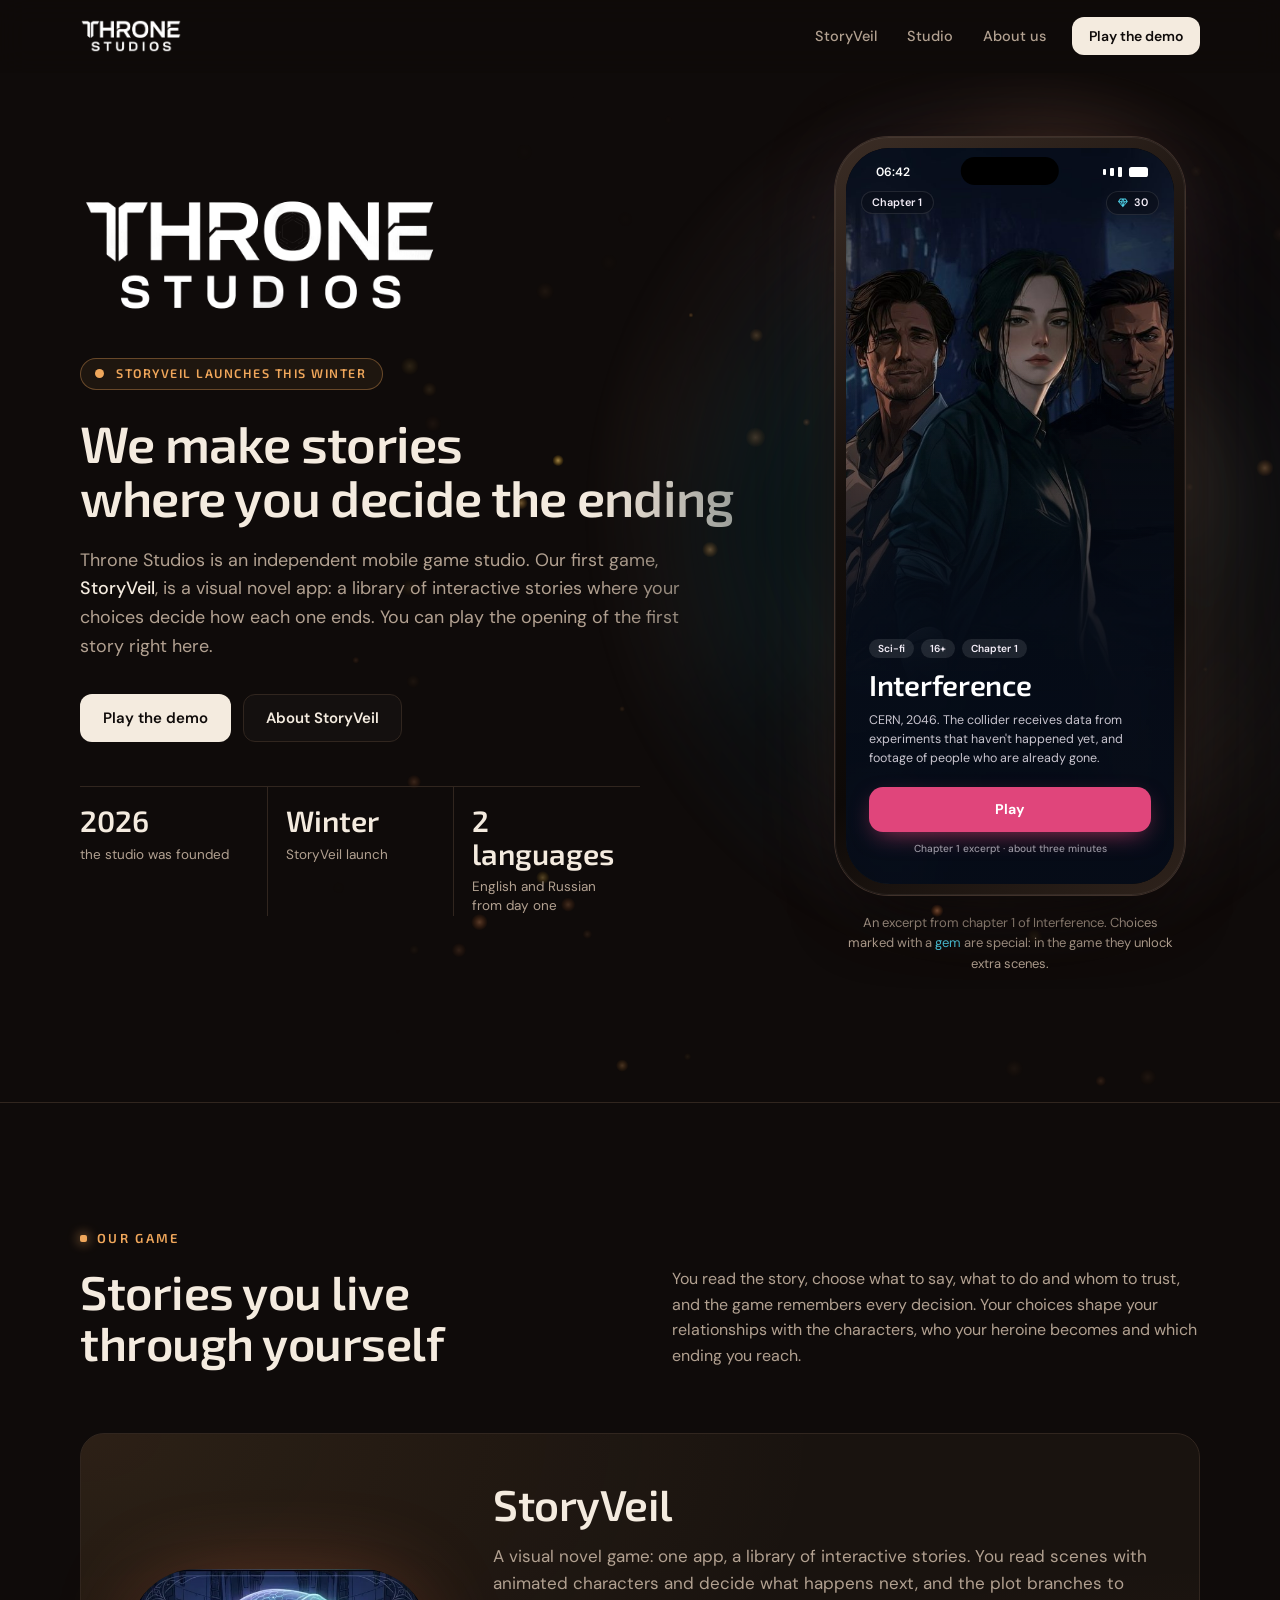
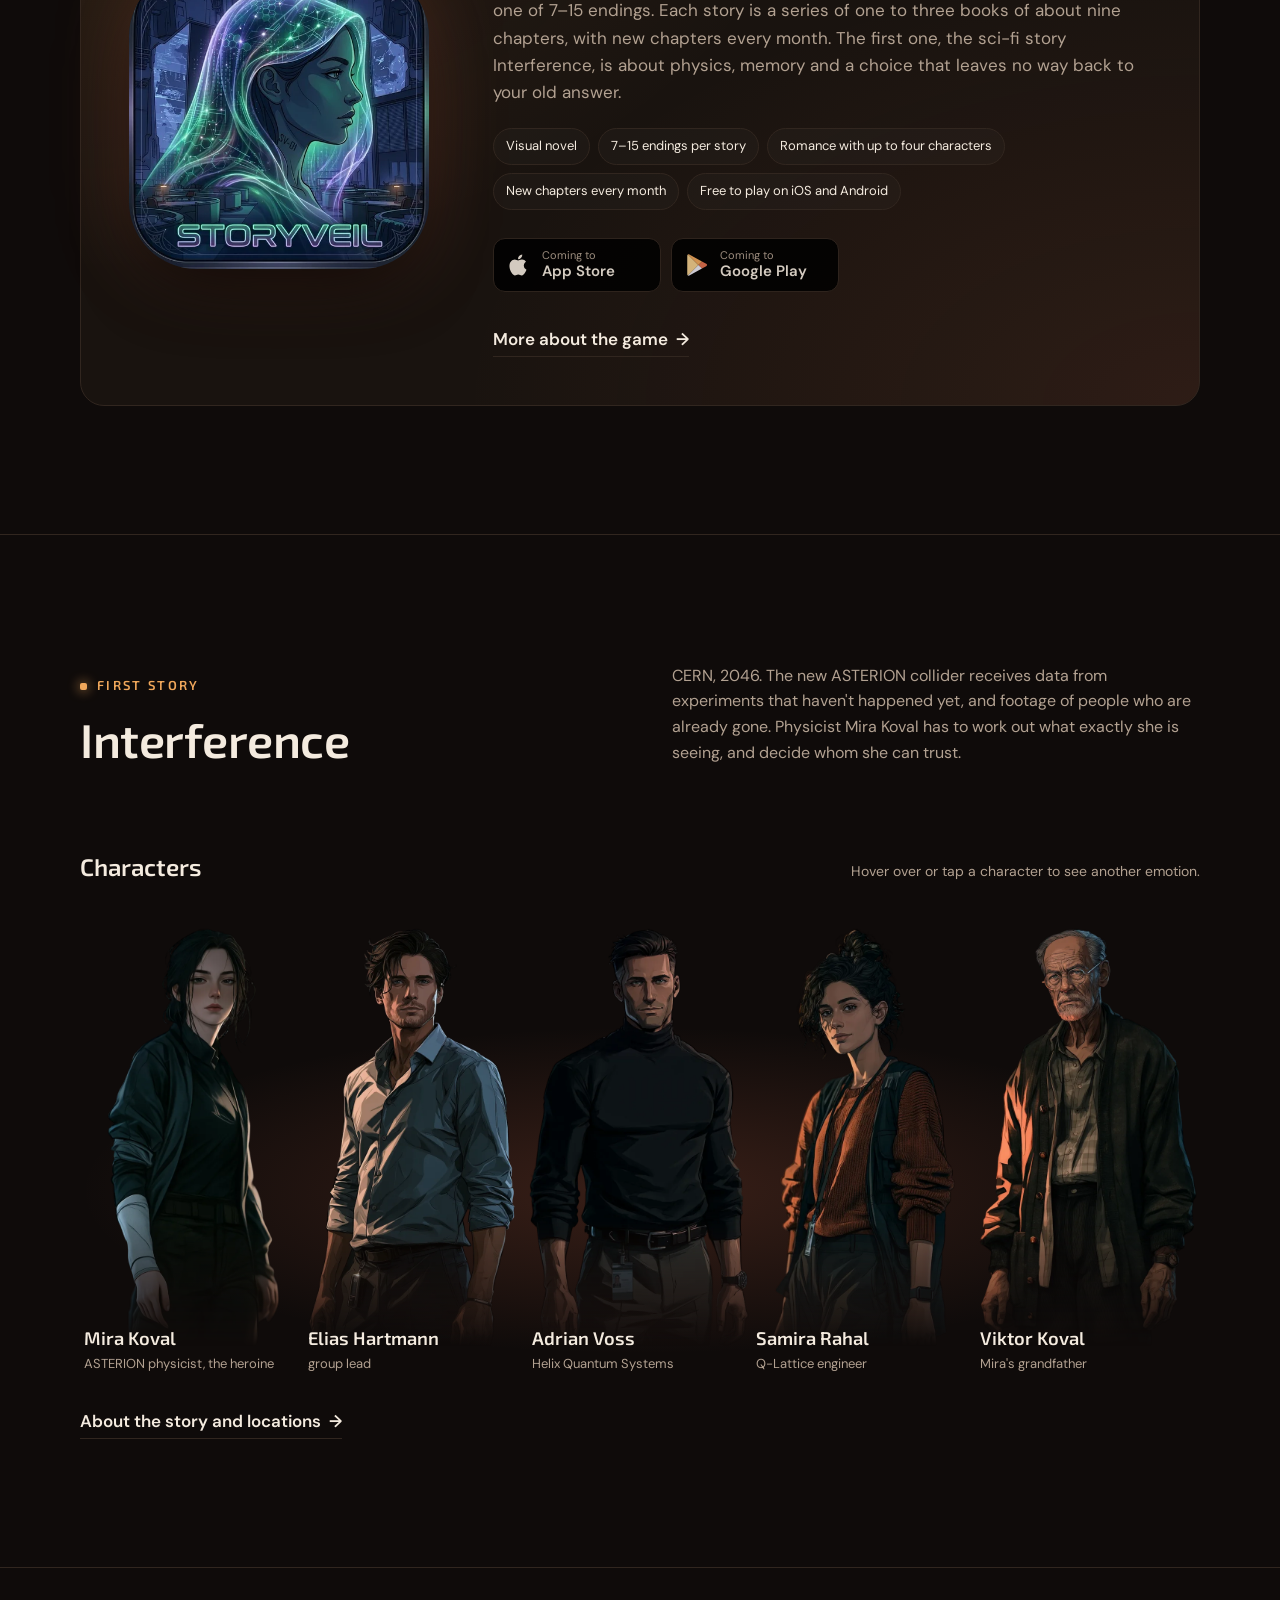
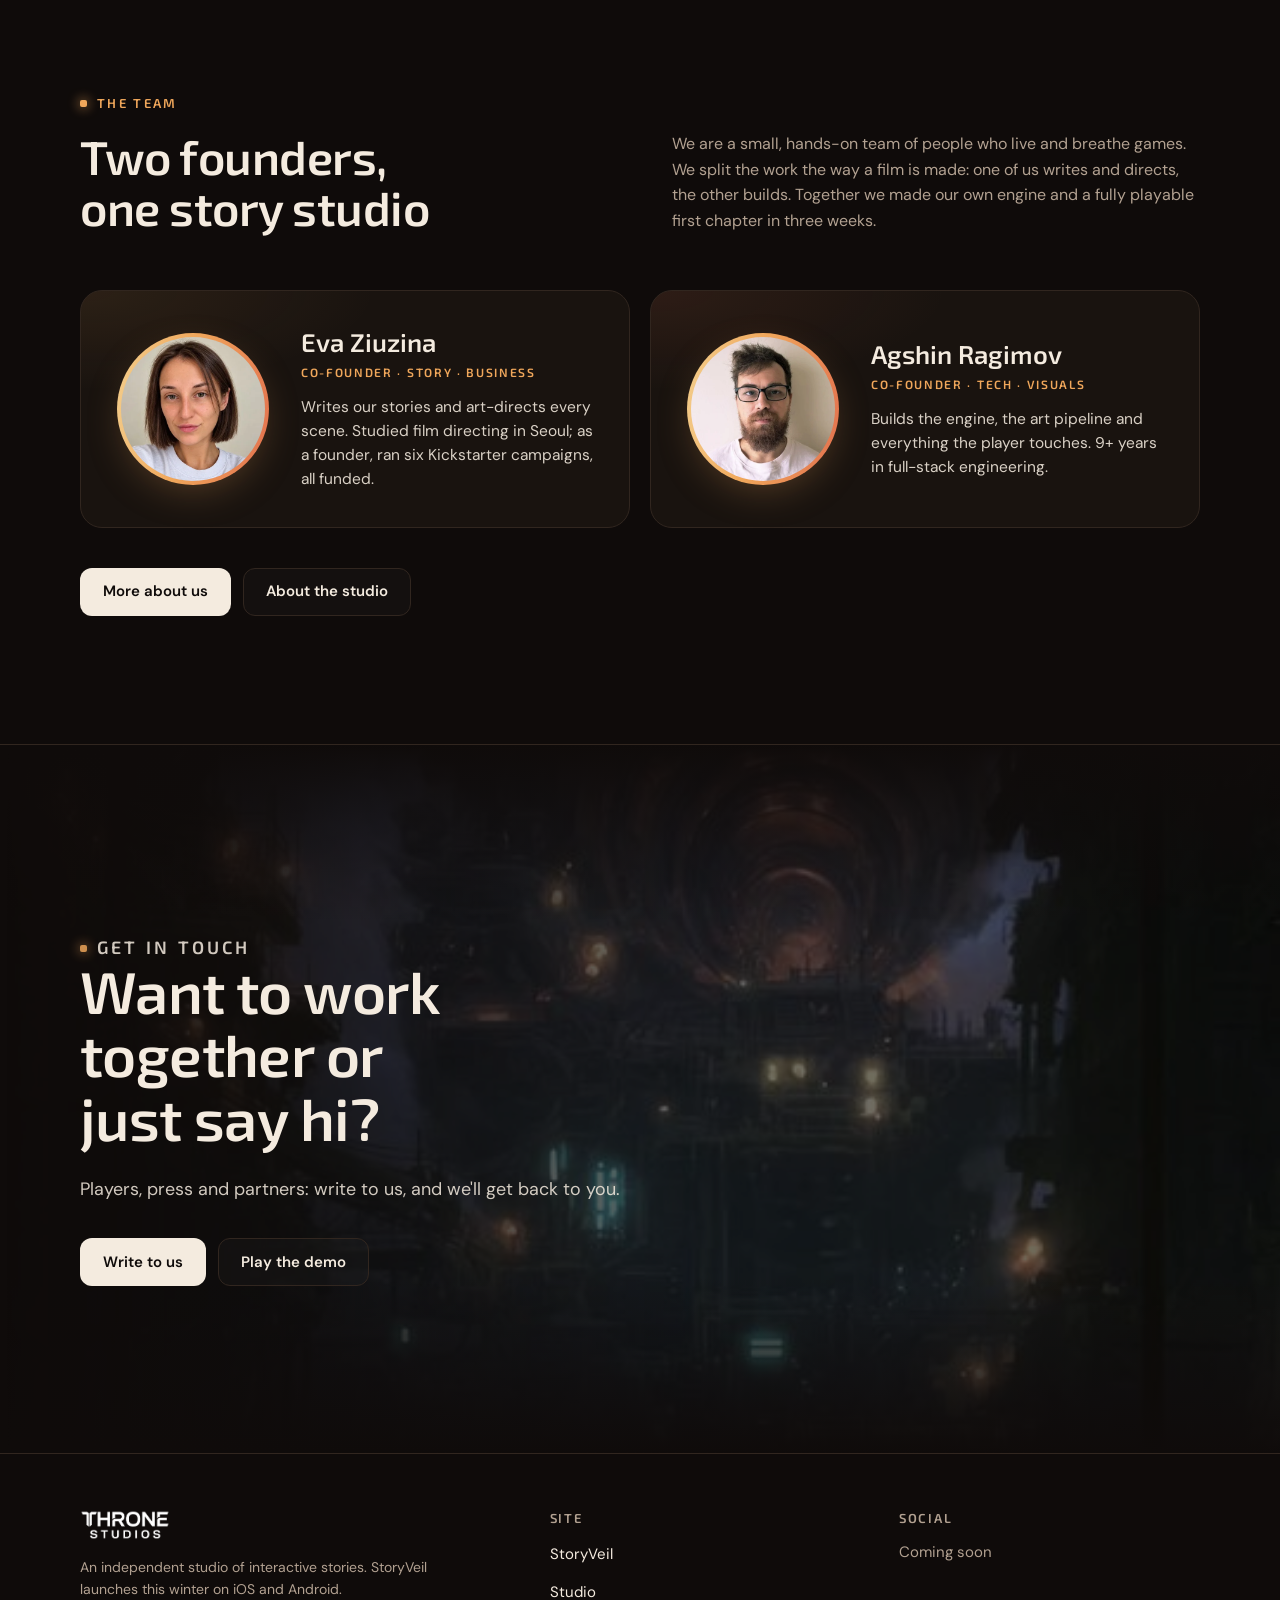
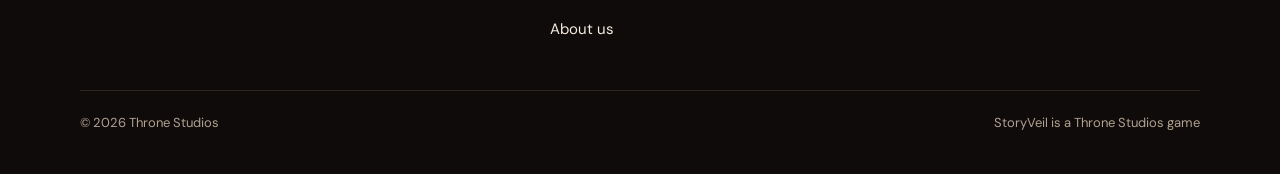
<file: index.html>
<!doctype html>
<html lang="en">
<head>
<meta charset="utf-8">
<meta name="viewport" content="width=device-width, initial-scale=1, viewport-fit=cover">
<title>Throne Studios — interactive story games</title>
<meta name="description" content="Throne Studios makes mobile interactive story games. Our first game, StoryVeil, launches this winter on iOS and Android. Play the opening of the first story right on the site.">
<meta property="og:type" content="website">
<meta property="og:site_name" content="Throne Studios">
<meta property="og:title" content="Throne Studios — interactive story games">
<meta property="og:description" content="The studio's first game, StoryVeil, launches this winter. Play the opening of Interference right in your browser.">
<meta property="og:url" content="https://thronestudios.ink/">
<meta property="og:image" content="https://thronestudios.ink/assets/og.jpg">
<meta name="twitter:card" content="summary_large_image">
<meta name="theme-color" content="#0f0b0a">
<link rel="icon" type="image/png" sizes="32x32" href="assets/brand/favicon-32.png">
<link rel="icon" type="image/png" sizes="64x64" href="assets/brand/favicon-64.png">
<link rel="apple-touch-icon" href="assets/brand/apple-touch-icon.png">
<link rel="preconnect" href="https://fonts.googleapis.com">
<link rel="preconnect" href="https://fonts.gstatic.com" crossorigin>
<link rel="stylesheet" href="https://fonts.googleapis.com/css2?family=DM+Sans:ital,opsz,wght@0,9..40,400..800;1,9..40,400..700&family=Exo+2:wght@500..800&display=swap">
<link rel="stylesheet" href="assets/css/site.css?v=9">
</head>
<body>
<a class="skip" href="#main">Skip to content</a>

<header class="site-head">
  <div class="wrap">
    <a class="brand" href="./" aria-label="Throne Studios — home"><img src="assets/brand/throne-studios-sm.png" alt="Throne Studios" width="455" height="152"></a>
    <button class="menu-btn" type="button" aria-expanded="false" aria-controls="nav" aria-label="Menu"><span></span></button>
    <nav class="nav" id="nav" aria-label="Main menu">
      <a href="storyveil/">StoryVeil</a>
      <a href="studio/">Studio</a>
      <a href="about/">About us</a>
      <a class="btn primary" href="#play" data-play>Play the demo</a>
    </nav>
  </div>
</header>

<main id="main">
<!-- ═══════════════ Hero ═══════════════ -->
<section class="hero" aria-labelledby="hero-title">
  <canvas id="motes" aria-hidden="true"></canvas>
  <div class="wrap hero-grid">
    <div>
      <img class="hero-logo" src="assets/brand/throne-studios.png" alt="Throne Studios" width="910" height="304">
      <p class="pill"><span class="live" aria-hidden="true"></span>StoryVeil launches this winter</p>
      <h1 id="hero-title">We make stories<br class="br-wide"> where you decide the&nbsp;ending</h1>
      <p class="lead">Throne Studios is an independent mobile game studio. Our first game, <strong>StoryVeil</strong>, is a visual novel app: a library of interactive stories where your choices decide how each one ends. You can play the opening of the first story right here.</p>
      <div class="actions">
        <a class="btn primary" href="#play" data-play>Play the demo</a>
        <a class="btn ghost" href="storyveil/">About StoryVeil</a>
      </div>
      <ul class="facts">
        <li><b>2026</b><span>the studio was founded</span></li>
        <li><b>Winter</b><span>StoryVeil launch</span></li>
        <li><b>2 languages</b><span>English and Russian from day one</span></li>
      </ul>
    </div>

    <div class="device-col" id="play">
      <div data-player></div>
      <p class="device-note">An excerpt from chapter 1 of Interference. Choices marked with a <i>gem</i> are special: in the game they unlock extra scenes.</p>
    </div>
  </div>
</section>

<!-- ═══════════════ Game ═══════════════ -->
<section aria-labelledby="game-title">
  <div class="wrap">
    <div class="head-row">
      <div>
        <p class="eyebrow">Our game</p>
        <h2 id="game-title">Stories you live through yourself</h2>
      </div>
      <p class="lead">You read the story, choose what to say, what to do and whom to trust, and the game remembers every decision. Your choices shape your relationships with the characters, who your heroine becomes and which ending you reach.</p>
    </div>

    <div class="game-card">
      <img class="app-icon" src="assets/brand/storyveil-icon.webp" alt="StoryVeil app icon" width="512" height="512" loading="lazy">
      <div>
        <h3>StoryVeil</h3>
        <p>A visual novel game: one app, a library of interactive stories. You read scenes with animated characters and decide what happens next, and the plot branches to one of 7–15 endings. Each story is a series of one to three books of about nine chapters, with new chapters every month. The first one, the sci-fi story Interference, is about physics, memory and a choice that leaves no way back to your old answer.</p>
        <ul class="tags">
          <li>Visual novel</li>
          <li>7–15 endings per story</li>
          <li>Romance with up to four characters</li>
          <li>New chapters every month</li>
          <li>Free to play on iOS and Android</li>
        </ul>
        <ul class="stores" aria-label="App stores">
          <li><span class="store soon"><svg viewBox="0 0 24 24" aria-hidden="true"><path fill="currentColor" d="M16.4 12.6c0-2.4 2-3.6 2.1-3.7a4.6 4.6 0 0 0-3.6-1.9c-1.5-.2-3 .9-3.7.9-.8 0-2-.9-3.2-.9a4.8 4.8 0 0 0-4 2.5c-1.7 3-.4 7.3 1.2 9.7.8 1.2 1.8 2.5 3 2.4 1.2 0 1.7-.8 3.1-.8 1.5 0 1.9.8 3.2.8 1.3 0 2.2-1.2 3-2.4a10 10 0 0 0 1.4-2.8 4.3 4.3 0 0 1-2.5-3.8ZM14 5.4a4.3 4.3 0 0 0 1-3.2 4.5 4.5 0 0 0-2.9 1.5 4.2 4.2 0 0 0-1 3.1A3.7 3.7 0 0 0 14 5.4Z"/></svg><span><small>Coming to</small><b>App Store</b></span></span></li>
          <li><span class="store soon"><svg viewBox="0 0 24 24" aria-hidden="true"><path fill="#f3cf8e" d="M3.6 2.3 13.3 12l-9.7 9.7c-.4-.2-.6-.6-.6-1.1V3.4c0-.5.2-.9.6-1.1Z"/><path fill="#e2704e" d="m16.6 15.3-3.3-3.3 3.3-3.3 3.9 2.2c1.1.6 1.1 1.6 0 2.2l-3.9 2.2Z"/><path fill="#f0a75b" d="M16.6 8.7 13.3 12 3.6 2.3c.3-.2.8-.2 1.3.1l11.7 6.3Z"/><path fill="#eceaf4" d="M16.6 15.3 4.9 21.6c-.5.3-1 .3-1.3.1l9.7-9.7 3.3 3.3Z"/></svg><span><small>Coming to</small><b>Google Play</b></span></span></li>
        </ul>
        <div class="actions"><a class="link-arrow" href="storyveil/">More about the game</a></div>
      </div>
    </div>
  </div>
</section>

<!-- ═══════════════ First story ═══════════════ -->
<section aria-labelledby="story-title">
  <div class="wrap">
    <div class="head-row">
      <div>
        <p class="eyebrow">First story</p>
        <h2 id="story-title">Interference</h2>
      </div>
      <p class="lead">CERN, 2046. The new ASTERION collider receives data from experiments that haven't happened yet, and footage of people who are already gone. Physicist Mira Koval has to work out what exactly she is seeing, and decide whom she can trust.</p>
    </div>

    <div class="sub-head">
      <h3>Characters</h3>
      <p>Hover over or tap a character to see another emotion.</p>
    </div>
    <ul class="cast">
      <li data-a="neutral" data-b="amused"><div class="fig-wrap"><img loading="lazy" alt="Mira Koval" src="assets/chars/hero_neutral.webp"></div><div class="who"><b>Mira Koval</b><span>ASTERION physicist, the heroine</span></div></li>
      <li data-a="neutral" data-b="amused"><div class="fig-wrap"><img loading="lazy" alt="Elias Hartmann" src="assets/chars/elias_neutral.webp"></div><div class="who"><b>Elias Hartmann</b><span>group lead</span></div></li>
      <li data-a="neutral" data-b="amused"><div class="fig-wrap"><img loading="lazy" alt="Adrian Voss" src="assets/chars/adrian_neutral.webp"></div><div class="who"><b>Adrian Voss</b><span>Helix Quantum Systems</span></div></li>
      <li data-a="neutral" data-b="amused"><div class="fig-wrap"><img loading="lazy" alt="Samira Rahal" src="assets/chars/samira_neutral.webp"></div><div class="who"><b>Samira Rahal</b><span>Q-Lattice engineer</span></div></li>
      <li data-a="thoughtful" data-b="smile"><div class="fig-wrap"><img loading="lazy" alt="Viktor Koval" src="assets/chars/viktor_thoughtful.webp"></div><div class="who"><b>Viktor Koval</b><span>Mira's grandfather</span></div></li>
    </ul>
    <div class="actions"><a class="link-arrow" href="storyveil/#story">About the story and locations</a></div>
  </div>
</section>

<!-- ═══════════════ Team ═══════════════ -->
<section class="team" aria-labelledby="team-title">
  <div class="wrap">
    <div class="head-row">
      <div>
        <p class="eyebrow">The team</p>
        <h2 id="team-title">Two founders, one story studio</h2>
      </div>
      <p class="lead">We are a small, hands-on team of people who live and breathe games. We split the work the way a film is made: one of us writes and directs, the other builds. Together we made our own engine and a fully playable first chapter in three weeks.</p>
    </div>

    <ul class="members">
      <li class="member">
        <img class="member-photo" src="assets/team/eva.webp" alt="Evelina (Eva) Ziuzina" width="480" height="480" loading="lazy">
        <div>
          <h3>Eva Ziuzina</h3>
          <p class="member-role">Co-founder · Story · Business</p>
          <p>Writes our stories and art-directs every scene. Studied film directing in Seoul; as a founder, ran six Kickstarter campaigns, all funded.</p>
        </div>
      </li>
      <li class="member">
        <img class="member-photo" src="assets/team/agshin.webp" alt="Agshin Ragimov" width="480" height="480" loading="lazy">
        <div>
          <h3>Agshin Ragimov</h3>
          <p class="member-role">Co-founder · Tech · Visuals</p>
          <p>Builds the engine, the art pipeline and everything the player touches. 9+ years in full-stack engineering.</p>
        </div>
      </li>
    </ul>

    <div class="actions"><a class="btn primary" href="about/">More about us</a><a class="btn ghost" href="studio/">About the studio</a></div>
  </div>
</section>

<!-- ═══════════════ Finale ═══════════════ -->
<section class="finale" aria-labelledby="finale-title">
  <div class="finale-bg" aria-hidden="true" style="background-image: url('assets/bg/detector_cavern.jpg')"></div>
  <div class="wrap">
    <p class="eyebrow">Get in touch</p>
    <h2 id="finale-title">Want to work together or just say hi?</h2>
    <p>Players, press and partners: write to us, and we'll get back to you.</p>
    <div class="actions"><a class="btn primary" href="about/" data-mailto>Write to us</a><a class="btn ghost" href="#play" data-play>Play the demo</a></div>
  </div>
</section>
</main>

<footer class="site-foot">
  <div class="wrap">
    <div class="foot-grid">
      <div>
        <img src="assets/brand/throne-studios-sm.png" alt="Throne Studios" width="455" height="152" loading="lazy">
        <p>An independent studio of interactive stories. StoryVeil launches this winter on iOS and Android.</p>
      </div>
      <div>
        <h2>Site</h2>
        <ul>
          <li><a href="storyveil/">StoryVeil</a></li>
          <li><a href="studio/">Studio</a></li>
          <li><a href="about/">About us</a></li>
        </ul>
      </div>
      <div>
        <h2>Social</h2>
        <ul data-socials="footer"><li class="muted">Coming soon</li></ul>
      </div>
    </div>
    <div class="foot-base">
      <span>© 2026 Throne Studios</span>
      <span>StoryVeil is a Throne Studios game</span>
    </div>
  </div>
</footer>

<script src="assets/js/site.js?v=8"></script>
<script src="assets/js/story.en.js?v=6"></script>
<script src="assets/js/player.js?v=6"></script>
</body>
</html>
</file>
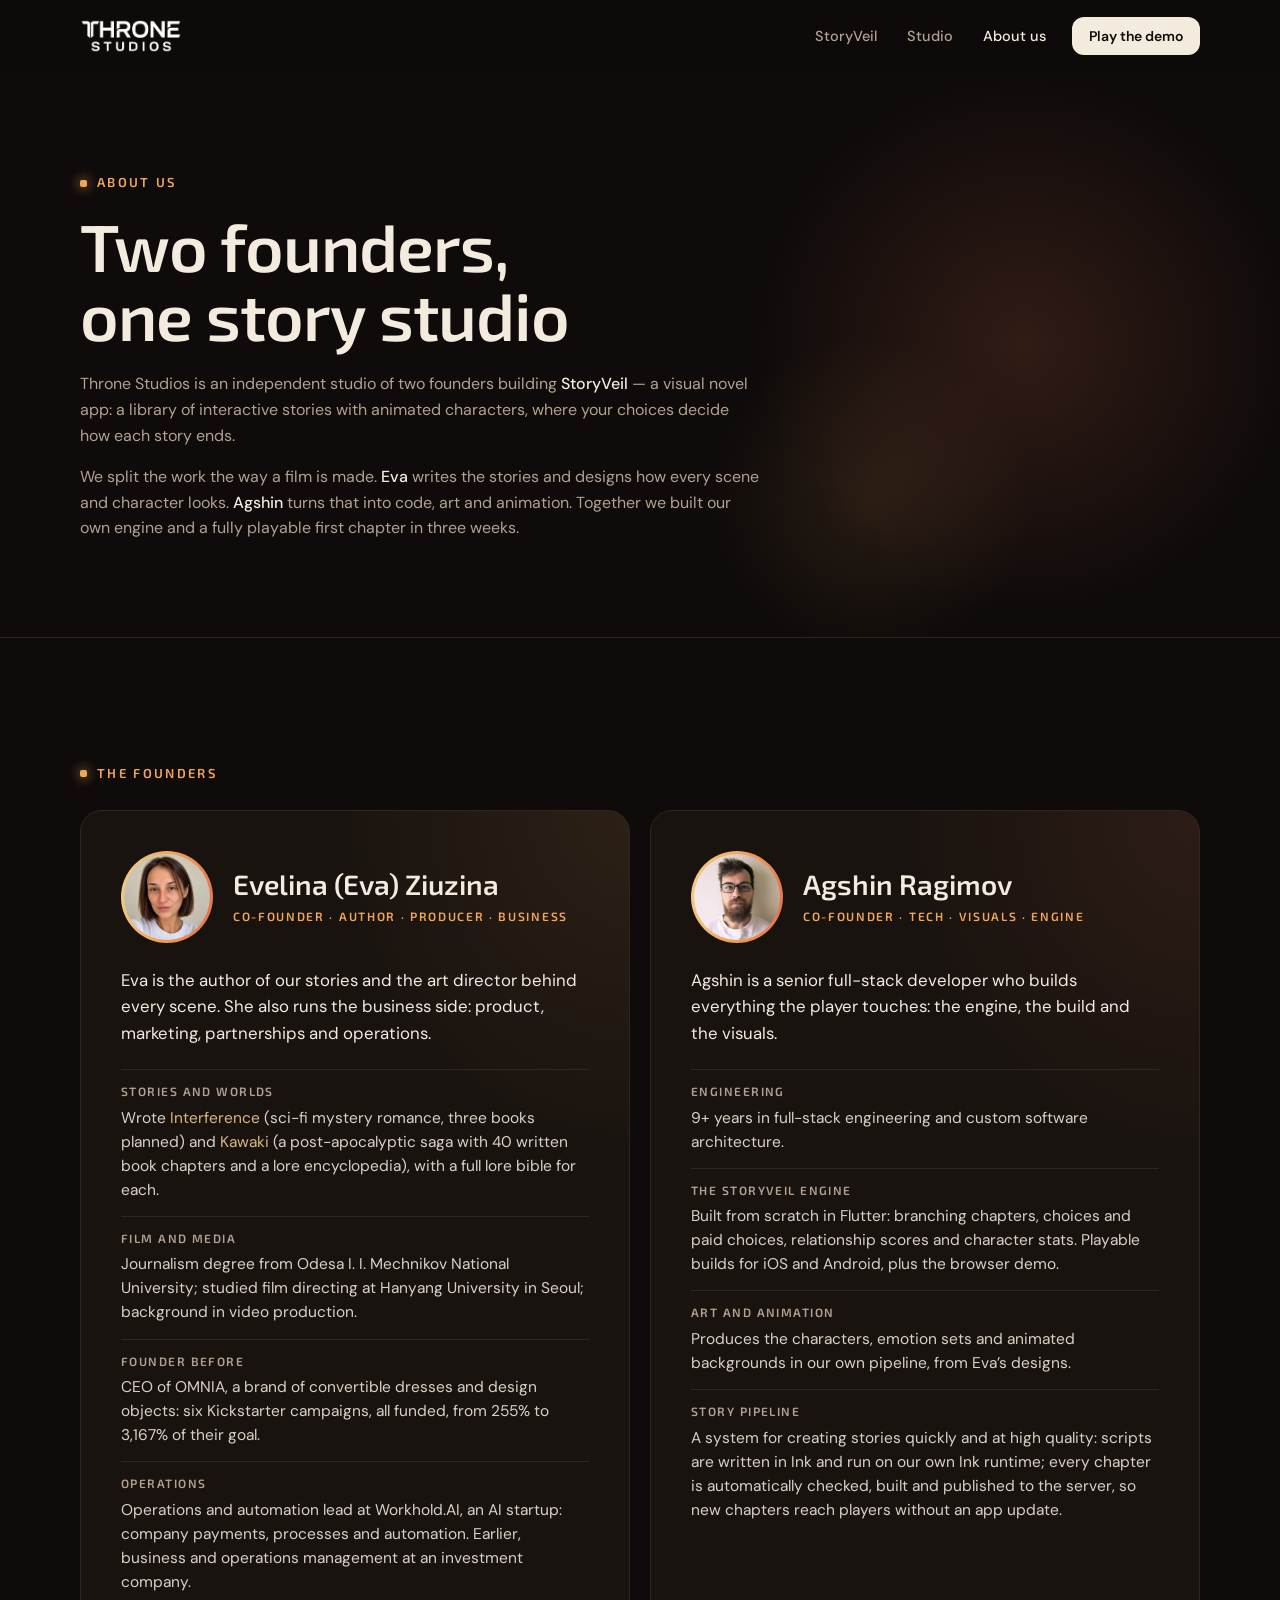
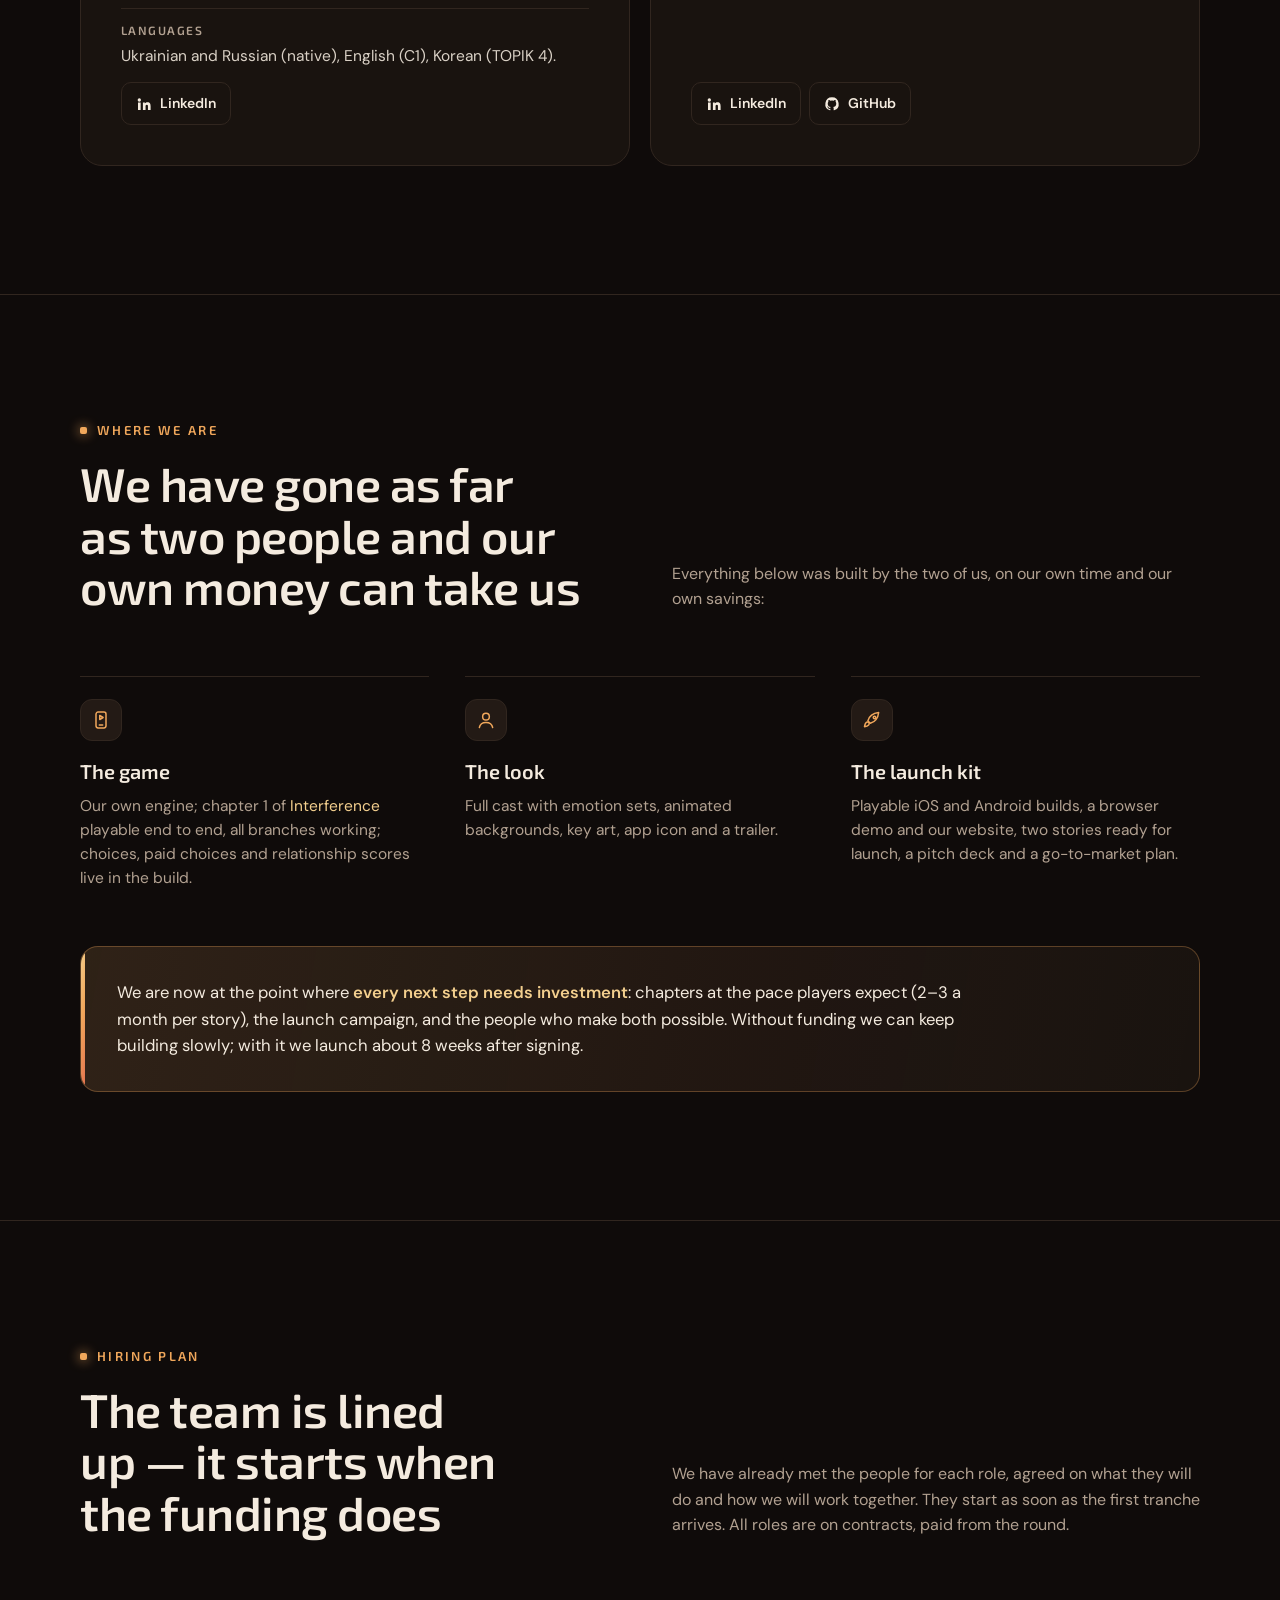
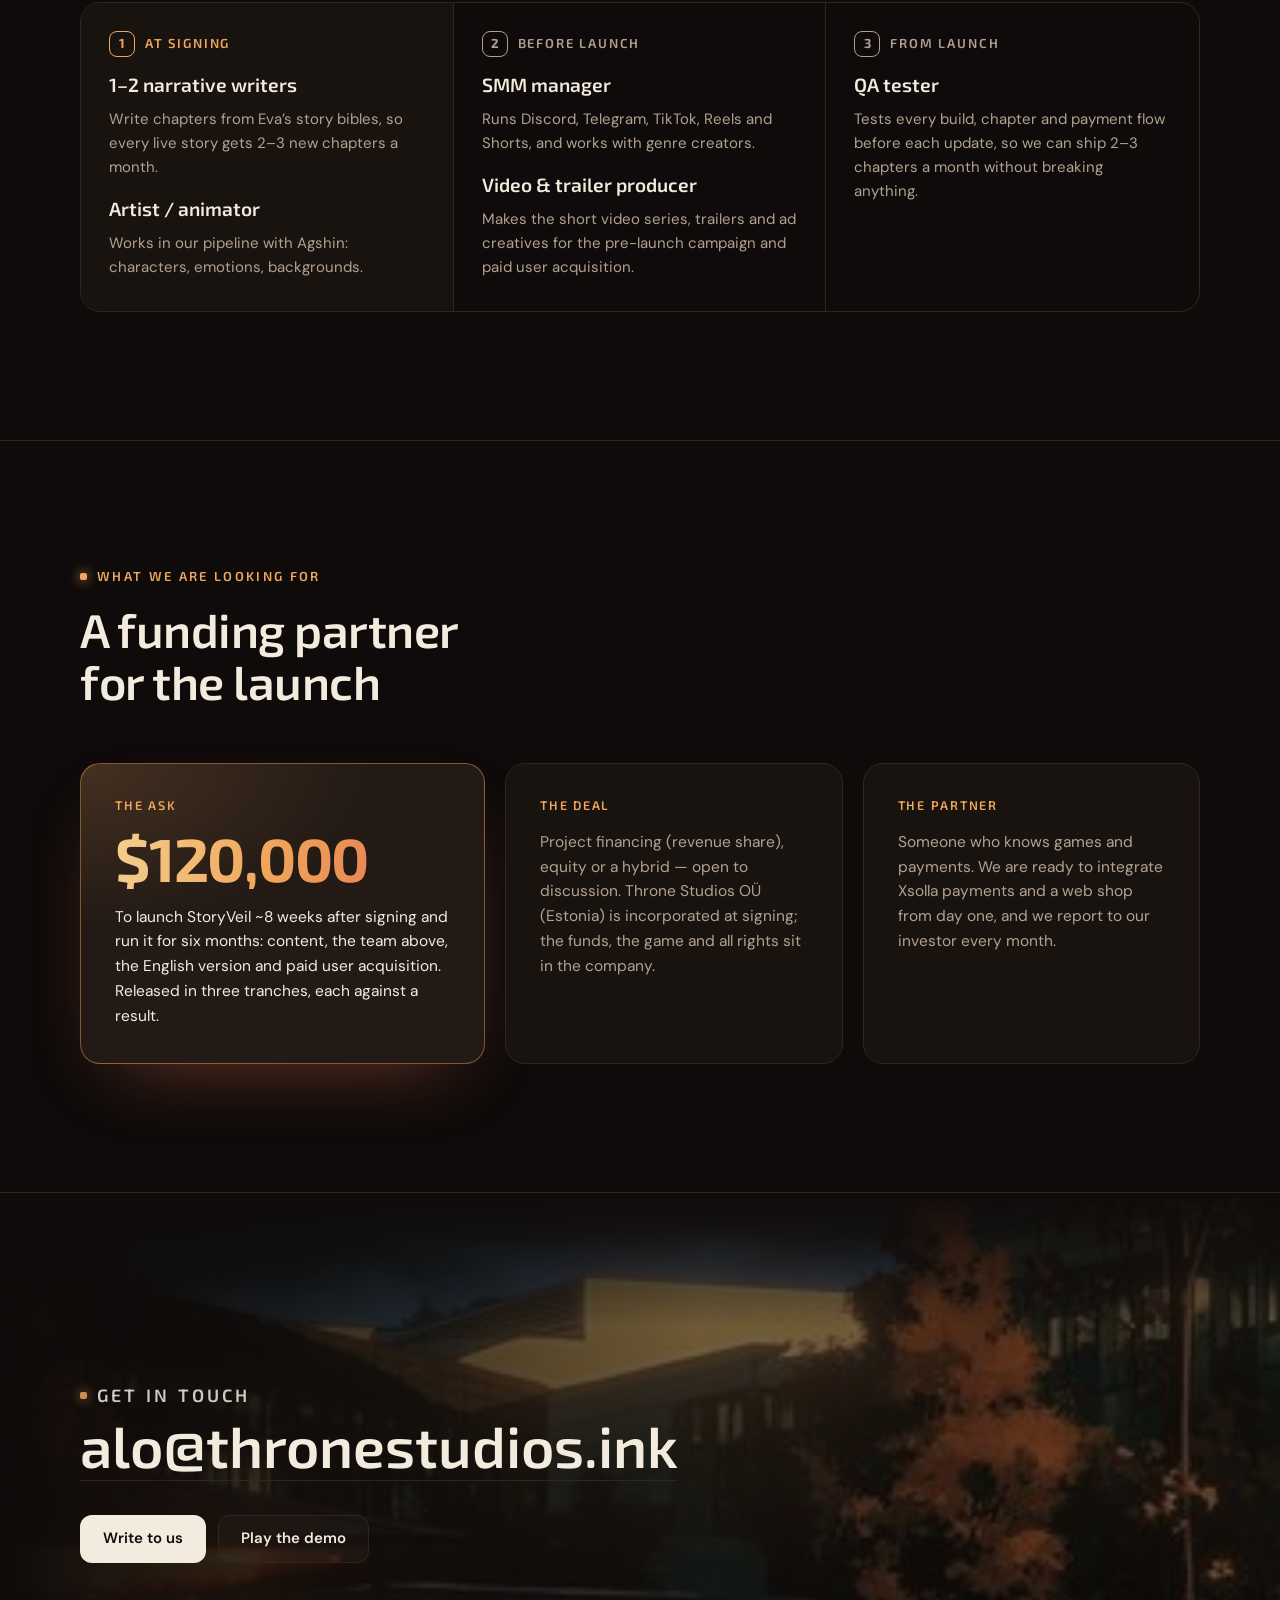
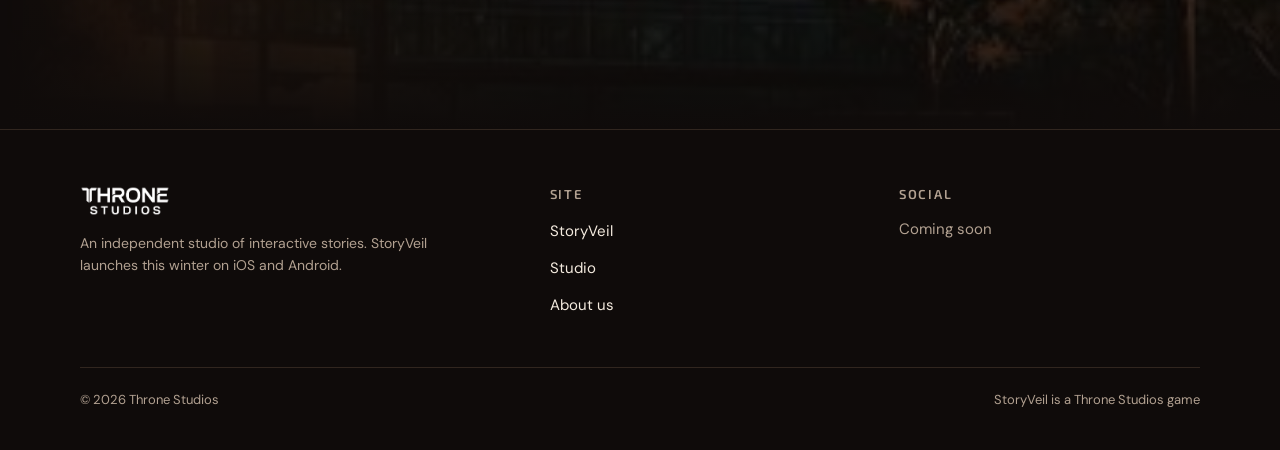
<file: about/index.html>
<!doctype html>
<html lang="en">
<head>
<meta charset="utf-8">
<meta name="viewport" content="width=device-width, initial-scale=1, viewport-fit=cover">
<title>About us · Throne Studios</title>
<meta name="description" content="Throne Studios is an independent studio of two founders building StoryVeil — a visual novel app: a library of interactive stories with animated characters, where your choices decide how each story ends.">
<meta property="og:type" content="website">
<meta property="og:site_name" content="Throne Studios">
<meta property="og:title" content="About Throne Studios">
<meta property="og:description" content="Two founders, one story studio.">
<meta property="og:url" content="https://thronestudios.ink/about/">
<meta property="og:image" content="https://thronestudios.ink/assets/og.jpg">
<meta name="twitter:card" content="summary_large_image">
<meta name="theme-color" content="#0f0b0a">
<link rel="icon" type="image/png" sizes="32x32" href="../assets/brand/favicon-32.png">
<link rel="icon" type="image/png" sizes="64x64" href="../assets/brand/favicon-64.png">
<link rel="apple-touch-icon" href="../assets/brand/apple-touch-icon.png">
<link rel="preconnect" href="https://fonts.googleapis.com">
<link rel="preconnect" href="https://fonts.gstatic.com" crossorigin>
<link rel="stylesheet" href="https://fonts.googleapis.com/css2?family=DM+Sans:ital,opsz,wght@0,9..40,400..800;1,9..40,400..700&family=Exo+2:wght@500..800&display=swap">
<link rel="stylesheet" href="../assets/css/site.css?v=9">
</head>
<body>
<a class="skip" href="#main">Skip to content</a>

<header class="site-head">
  <div class="wrap">
    <a class="brand" href="../" aria-label="Throne Studios — home"><img src="../assets/brand/throne-studios-sm.png" alt="Throne Studios" width="455" height="152"></a>
    <button class="menu-btn" type="button" aria-expanded="false" aria-controls="nav" aria-label="Menu"><span></span></button>
    <nav class="nav" id="nav" aria-label="Main menu">
      <a href="../storyveil/">StoryVeil</a>
      <a href="../studio/">Studio</a>
      <a href="./" aria-current="page">About us</a>
      <a class="btn primary" href="../storyveil/#play">Play the demo</a>
    </nav>
  </div>
</header>

<main id="main">
<section class="page-hero about-hero" aria-labelledby="hero-title">
  <div class="glow" aria-hidden="true"></div>
  <div class="wrap">
    <p class="eyebrow">About us</p>
    <h1 id="hero-title">Two founders, one story studio</h1>
    <p class="lead">Throne Studios is an independent studio of two founders building <strong>StoryVeil</strong> — a visual novel app: a library of interactive stories with animated characters, where your choices decide how each story ends.</p>
    <p class="lead">We split the work the way a film is made. <strong>Eva</strong> writes the stories and designs how every scene and character looks. <strong>Agshin</strong> turns that into code, art and animation. Together we built our own engine and a fully playable first chapter in three weeks.</p>
  </div>
</section>

<!-- ═══════════════ Founders ═══════════════ -->
<section aria-label="The founders">
  <div class="wrap">
    <p class="eyebrow">The founders</p>
    <div class="founders">
      <article class="founder" id="eva" aria-labelledby="eva-name">
        <header class="founder-head">
          <img class="founder-photo" src="../assets/team/eva.webp" alt="Evelina Ziuzina" width="480" height="480" loading="lazy">
          <div>
            <h3 id="eva-name">Evelina (Eva) Ziuzina</h3>
            <p class="founder-role">Co-founder · Author · Producer · Business</p>
          </div>
        </header>
        <p class="founder-intro">Eva is the author of our stories and the art director behind every scene. She also runs the business side: product, marketing, partnerships and operations.</p>
        <dl class="founder-facts">
          <div><dt>Stories and worlds</dt><dd>Wrote <em>Interference</em> (sci-fi mystery romance, three books planned) and <em>Kawaki</em> (a post-apocalyptic saga with 40 written book chapters and a lore encyclopedia), with a full lore bible for each.</dd></div>
          <div><dt>Film and media</dt><dd>Journalism degree from Odesa I. I. Mechnikov National University; studied film directing at Hanyang University in Seoul; background in video production.</dd></div>
          <div><dt>Founder before</dt><dd>CEO of OMNIA, a brand of convertible dresses and design objects: six Kickstarter campaigns, all funded, from 255% to 3,167% of their goal.</dd></div>
          <div><dt>Operations</dt><dd>Operations and automation lead at Workhold.AI, an AI startup: company payments, processes and automation. Earlier, business and operations management at an investment company.</dd></div>
          <div><dt>Languages</dt><dd>Ukrainian and Russian (native), English (C1), Korean (TOPIK 4).</dd></div>
        </dl>
        <ul class="founder-links">
          <li><a href="https://www.linkedin.com/in/evelina-ziuzina-b05bb6178" target="_blank" rel="noopener"><svg viewBox="0 0 24 24" aria-hidden="true"><path fill="currentColor" d="M4.98 3.5a2.5 2.5 0 1 1 0 5 2.5 2.5 0 0 1 0-5ZM3 9.75h4V21H3V9.75Zm6.5 0h3.8v1.6h.05c.53-1 1.84-2.05 3.78-2.05 4.04 0 4.79 2.66 4.79 6.12V21h-4v-4.98c0-1.19-.02-2.72-1.66-2.72-1.66 0-1.91 1.3-1.91 2.63V21h-4V9.75Z"/></svg>LinkedIn</a></li>
        </ul>
      </article>

      <article class="founder" id="agshin" aria-labelledby="agshin-name">
        <header class="founder-head">
          <img class="founder-photo" src="../assets/team/agshin.webp" alt="Agshin Ragimov" width="480" height="480" loading="lazy">
          <div>
            <h3 id="agshin-name">Agshin Ragimov</h3>
            <p class="founder-role">Co-founder · Tech · Visuals · Engine</p>
          </div>
        </header>
        <p class="founder-intro">Agshin is a senior full-stack developer who builds everything the player touches: the engine, the build and the visuals.</p>
        <dl class="founder-facts">
          <div><dt>Engineering</dt><dd>9+ years in full-stack engineering and custom software architecture.</dd></div>
          <div><dt>The StoryVeil engine</dt><dd>Built from scratch in Flutter: branching chapters, choices and paid choices, relationship scores and character stats. Playable builds for iOS and Android, plus the browser demo.</dd></div>
          <div><dt>Art and animation</dt><dd>Produces the characters, emotion sets and animated backgrounds in our own pipeline, from Eva’s designs.</dd></div>
          <div><dt>Story pipeline</dt><dd>A system for creating stories quickly and at high quality: scripts are written in Ink and run on our own Ink runtime; every chapter is automatically checked, built and published to the server, so new chapters reach players without an app update.</dd></div>
        </dl>
        <ul class="founder-links">
          <li><a href="https://www.linkedin.com/in/agshin-ragimov/" target="_blank" rel="noopener"><svg viewBox="0 0 24 24" aria-hidden="true"><path fill="currentColor" d="M4.98 3.5a2.5 2.5 0 1 1 0 5 2.5 2.5 0 0 1 0-5ZM3 9.75h4V21H3V9.75Zm6.5 0h3.8v1.6h.05c.53-1 1.84-2.05 3.78-2.05 4.04 0 4.79 2.66 4.79 6.12V21h-4v-4.98c0-1.19-.02-2.72-1.66-2.72-1.66 0-1.91 1.3-1.91 2.63V21h-4V9.75Z"/></svg>LinkedIn</a></li>
          <li><a href="https://github.com/Akshin" target="_blank" rel="noopener"><svg viewBox="0 0 24 24" aria-hidden="true"><path fill="currentColor" d="M12 2a10 10 0 0 0-3.16 19.49c.5.09.68-.22.68-.48v-1.7c-2.78.6-3.37-1.34-3.37-1.34-.45-1.16-1.11-1.47-1.11-1.47-.91-.62.07-.6.07-.6 1 .07 1.53 1.03 1.53 1.03.9 1.52 2.34 1.08 2.91.83.09-.65.35-1.09.63-1.34-2.22-.25-4.55-1.11-4.55-4.94 0-1.09.39-1.98 1.03-2.68-.1-.25-.45-1.27.1-2.64 0 0 .84-.27 2.75 1.02a9.58 9.58 0 0 1 5 0c1.91-1.29 2.75-1.02 2.75-1.02.55 1.37.2 2.39.1 2.64.64.7 1.03 1.59 1.03 2.68 0 3.84-2.34 4.68-4.57 4.93.36.31.68.92.68 1.85v2.74c0 .27.18.58.69.48A10 10 0 0 0 12 2Z"/></svg>GitHub</a></li>
        </ul>
      </article>
    </div>
  </div>
</section>

<!-- ═══════════════ Where we are ═══════════════ -->
<section aria-labelledby="where-title">
  <div class="wrap">
    <div class="head-row">
      <div>
        <p class="eyebrow">Where we are</p>
        <h2 id="where-title">We have gone as far as two people and our own money can take us</h2>
      </div>
      <p class="lead">Everything below was built by the two of us, on our own time and our own savings:</p>
    </div>
    <ul class="grid-list">
      <li>
        <span class="ico"><svg viewBox="0 0 24 24" fill="none" stroke="currentColor" stroke-width="1.8" stroke-linecap="round" stroke-linejoin="round" aria-hidden="true"><rect x="6" y="2.5" width="12" height="19" rx="2.5"/><path d="M10.5 6.5v5l4-2.5-4-2.5Z"/><path d="M10 18h4"/></svg></span>
        <h3>The game</h3>
        <p>Our own engine; chapter 1 of <em>Interference</em> playable end to end, all branches working; choices, paid choices and relationship scores live in the build.</p>
      </li>
      <li>
        <span class="ico"><svg viewBox="0 0 24 24" fill="none" stroke="currentColor" stroke-width="1.8" stroke-linecap="round" stroke-linejoin="round" aria-hidden="true"><circle cx="12" cy="8" r="4"/><path d="M4 21c.8-4 4-6 8-6s7.2 2 8 6"/></svg></span>
        <h3>The look</h3>
        <p>Full cast with emotion sets, animated backgrounds, key art, app icon and a trailer.</p>
      </li>
      <li>
        <span class="ico"><svg viewBox="0 0 24 24" fill="none" stroke="currentColor" stroke-width="1.8" stroke-linecap="round" stroke-linejoin="round" aria-hidden="true"><path d="M5 15c-1.5 1.5-2 5-2 5s3.5-.5 5-2c.8-.8.8-2.2 0-3s-2.2-.8-3 0Z"/><path d="M9 15 7 13c1-3.5 4-9 13-10-1 9-6.5 12-10 13l-1-1Z"/><circle cx="15" cy="9" r="1.5"/></svg></span>
        <h3>The launch kit</h3>
        <p>Playable iOS and Android builds, a browser demo and our website, two stories ready for launch, a pitch deck and a go-to-market plan.</p>
      </li>
    </ul>
    <div class="callout">
      <p>We are now at the point where <strong>every next step needs investment</strong>: chapters at the pace players expect (2–3 a month per story), the launch campaign, and the people who make both possible. Without funding we can keep building slowly; with it we launch about 8 weeks after signing.</p>
    </div>
  </div>
</section>

<!-- ═══════════════ Hiring plan ═══════════════ -->
<section aria-labelledby="hiring-title">
  <div class="wrap">
    <div class="head-row">
      <div>
        <p class="eyebrow">Hiring plan</p>
        <h2 id="hiring-title">The team is lined up — it starts when the funding does</h2>
      </div>
      <p class="lead">We have already met the people for each role, agreed on what they will do and how we will work together. They start as soon as the first tranche arrives. All roles are on contracts, paid from the round.</p>
    </div>
    <ol class="timeline stages">
      <li>
        <p class="when"><span class="stage-n">1</span>At signing</p>
        <h3>1–2 narrative writers</h3>
        <p>Write chapters from Eva’s story bibles, so every live story gets 2–3 new chapters a month.</p>
        <h3>Artist / animator</h3>
        <p>Works in our pipeline with Agshin: characters, emotions, backgrounds.</p>
      </li>
      <li>
        <p class="when"><span class="stage-n">2</span>Before launch</p>
        <h3>SMM manager</h3>
        <p>Runs Discord, Telegram, TikTok, Reels and Shorts, and works with genre creators.</p>
        <h3>Video &amp; trailer producer</h3>
        <p>Makes the short video series, trailers and ad creatives for the pre-launch campaign and paid user acquisition.</p>
      </li>
      <li>
        <p class="when"><span class="stage-n">3</span>From launch</p>
        <h3>QA tester</h3>
        <p>Tests every build, chapter and payment flow before each update, so we can ship 2–3 chapters a month without breaking anything.</p>
      </li>
    </ol>
  </div>
</section>

<!-- ═══════════════ The ask ═══════════════ -->
<section aria-labelledby="ask-title">
  <div class="wrap">
    <p class="eyebrow">What we are looking for</p>
    <h2 id="ask-title">A funding partner for the launch</h2>
    <div class="ask">
      <div class="ask-main">
        <p class="ask-k">The ask</p>
        <p class="ask-sum">$120,000</p>
        <p>To launch StoryVeil ~8 weeks after signing and run it for six months: content, the team above, the English version and paid user acquisition. Released in three tranches, each against a result.</p>
      </div>
      <div class="ask-card">
        <p class="ask-k">The deal</p>
        <p>Project financing (revenue share), equity or a hybrid — open to discussion. Throne Studios OÜ (Estonia) is incorporated at signing; the funds, the game and all rights sit in the company.</p>
      </div>
      <div class="ask-card">
        <p class="ask-k">The partner</p>
        <p>Someone who knows games and payments. We are ready to integrate Xsolla payments and a web shop from day one, and we report to our investor every month.</p>
      </div>
    </div>
  </div>
</section>

<!-- ═══════════════ Contact ═══════════════ -->
<section class="finale" aria-label="Get in touch">
  <div class="finale-bg" aria-hidden="true" style="background-image: url('../assets/bg/surface_campus.jpg')"></div>
  <div class="wrap">
    <p class="eyebrow">Get in touch</p>
    <span class="mail mail-big" data-email="mail mail-big">alo@thronestudios.ink</span>
    <div class="actions">
      <a class="btn primary" href="mailto:alo@thronestudios.ink" data-mailto>Write to us</a>
      <a class="btn ghost" href="../storyveil/#play">Play the demo</a>
    </div>
  </div>
</section>
</main>

<footer class="site-foot">
  <div class="wrap">
    <div class="foot-grid">
      <div>
        <img src="../assets/brand/throne-studios-sm.png" alt="Throne Studios" width="455" height="152" loading="lazy">
        <p>An independent studio of interactive stories. StoryVeil launches this winter on iOS and Android.</p>
      </div>
      <div>
        <h2>Site</h2>
        <ul>
          <li><a href="../storyveil/">StoryVeil</a></li>
          <li><a href="../studio/">Studio</a></li>
          <li><a href="./">About us</a></li>
        </ul>
      </div>
      <div>
        <h2>Social</h2>
        <ul data-socials="footer"><li class="muted">Coming soon</li></ul>
      </div>
    </div>
    <div class="foot-base">
      <span>© 2026 Throne Studios</span>
      <span>StoryVeil is a Throne Studios game</span>
    </div>
  </div>
</footer>

<script src="../assets/js/site.js?v=8"></script>
</body>
</html>
</file>
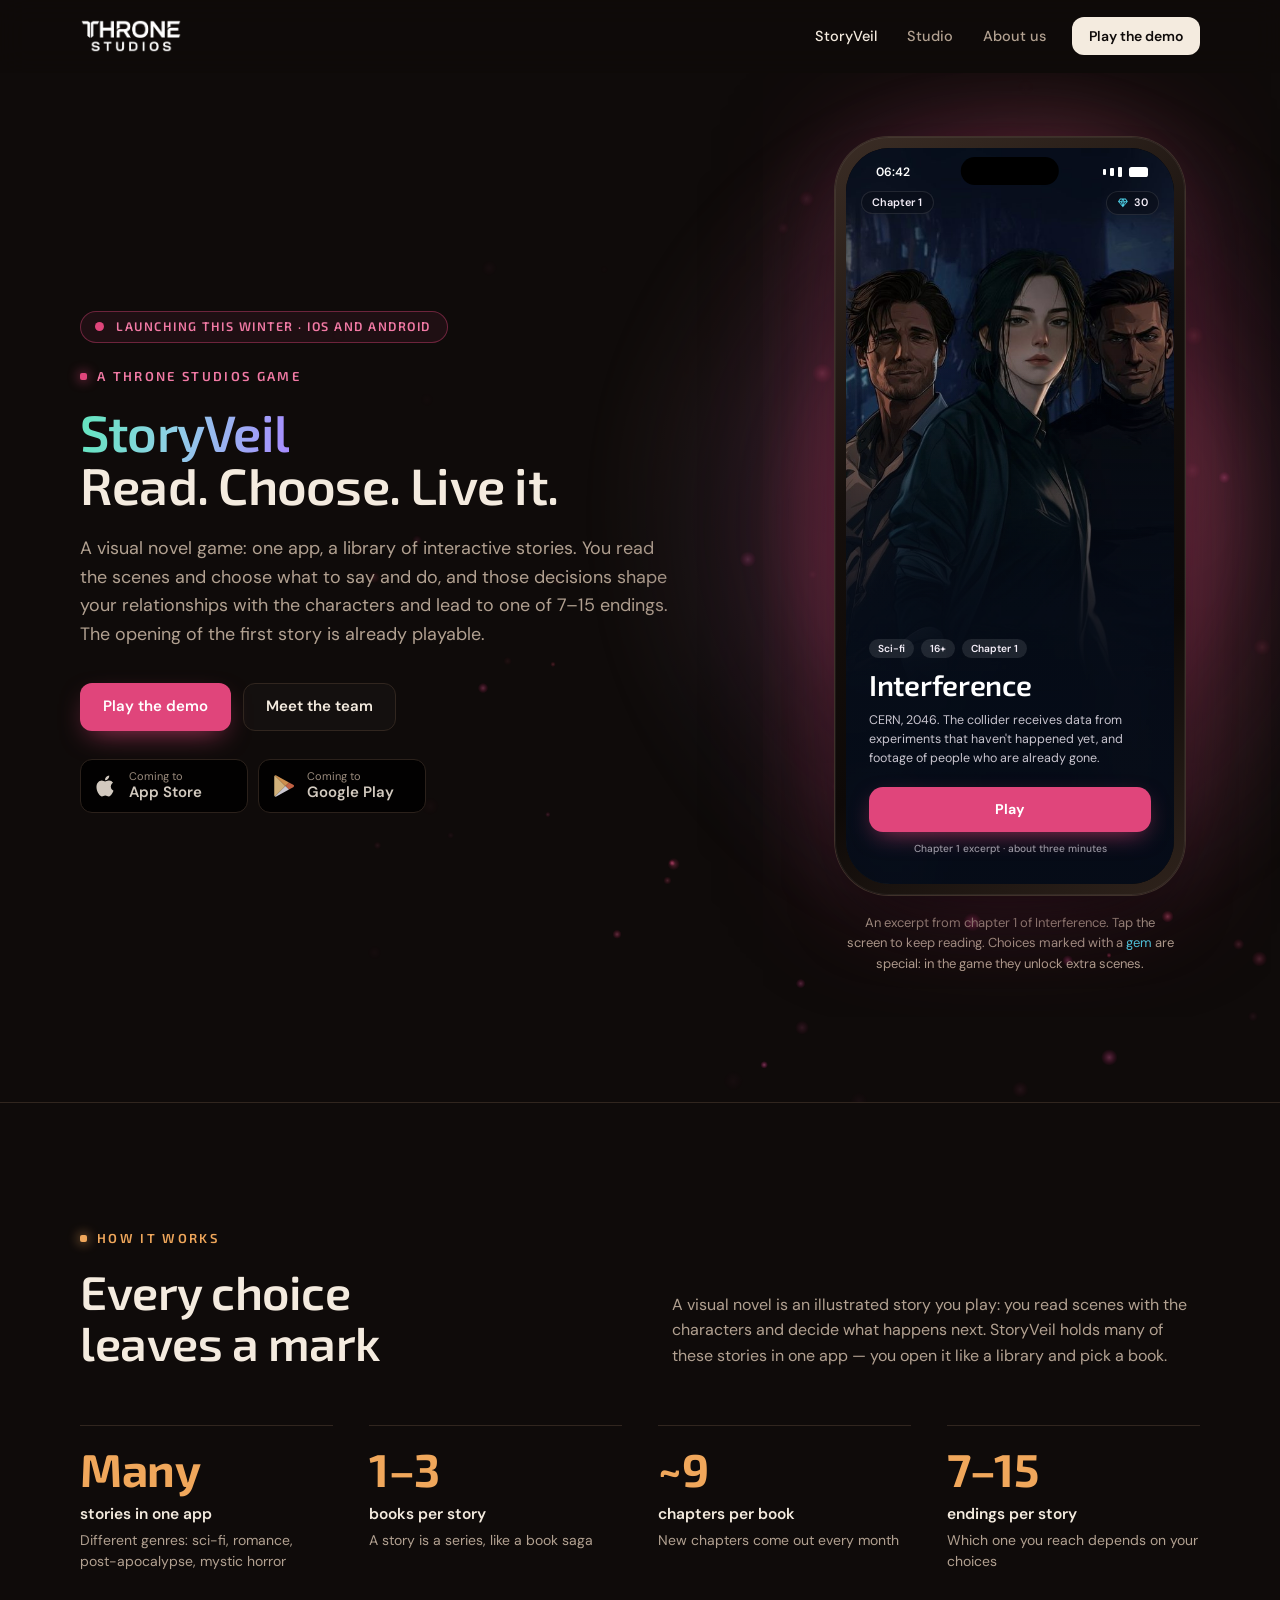
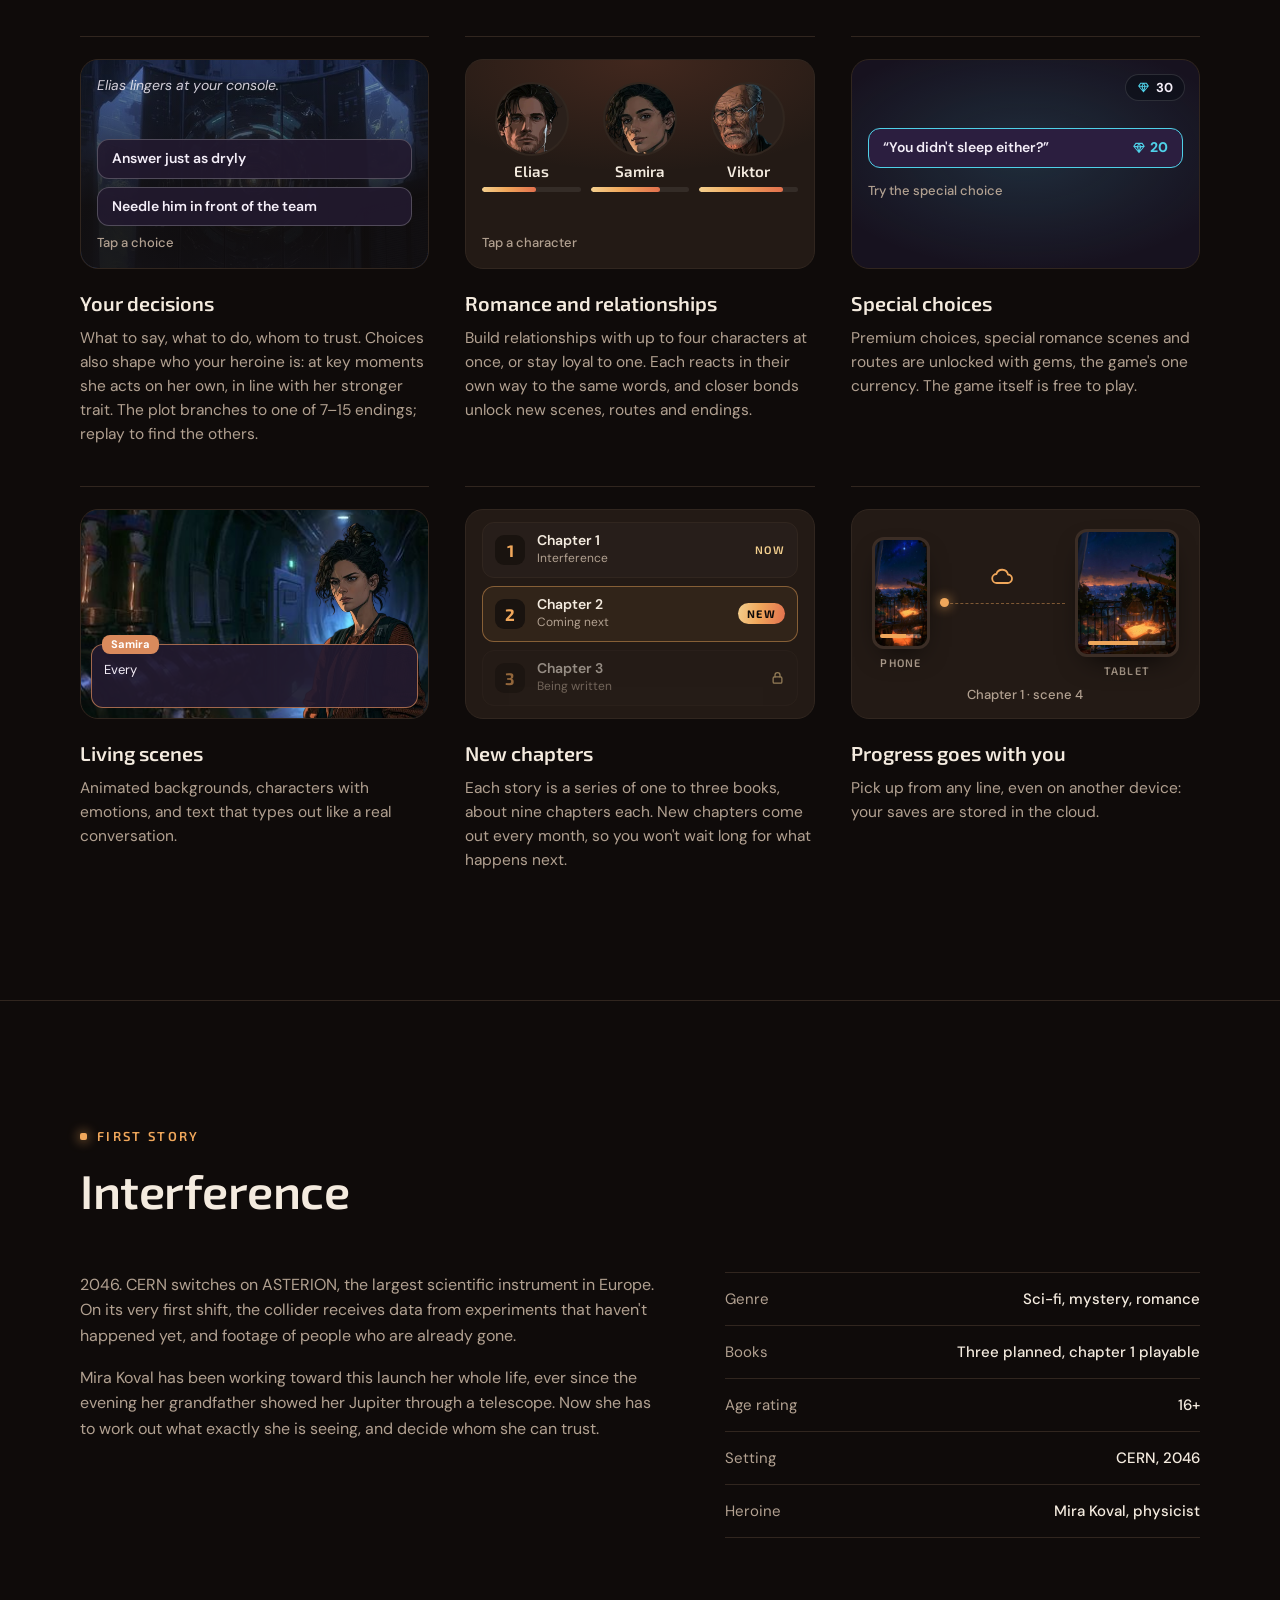
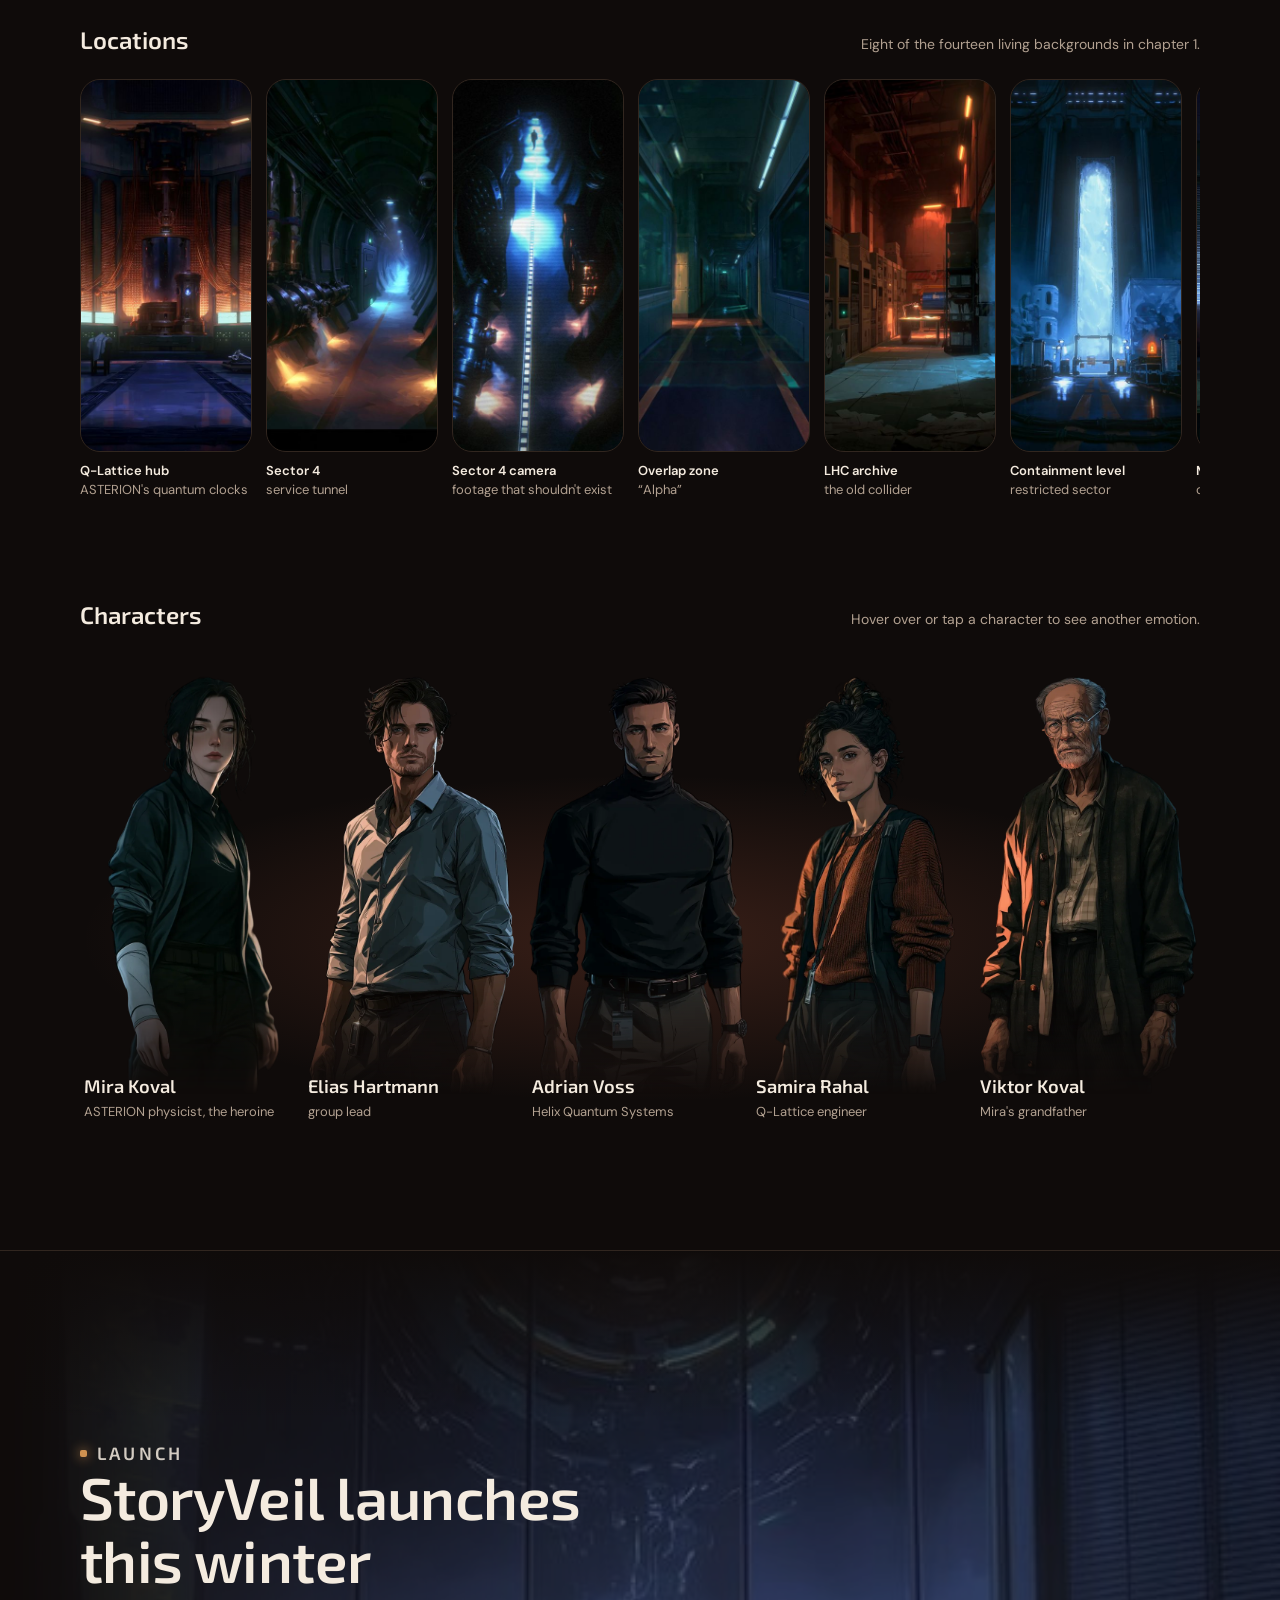
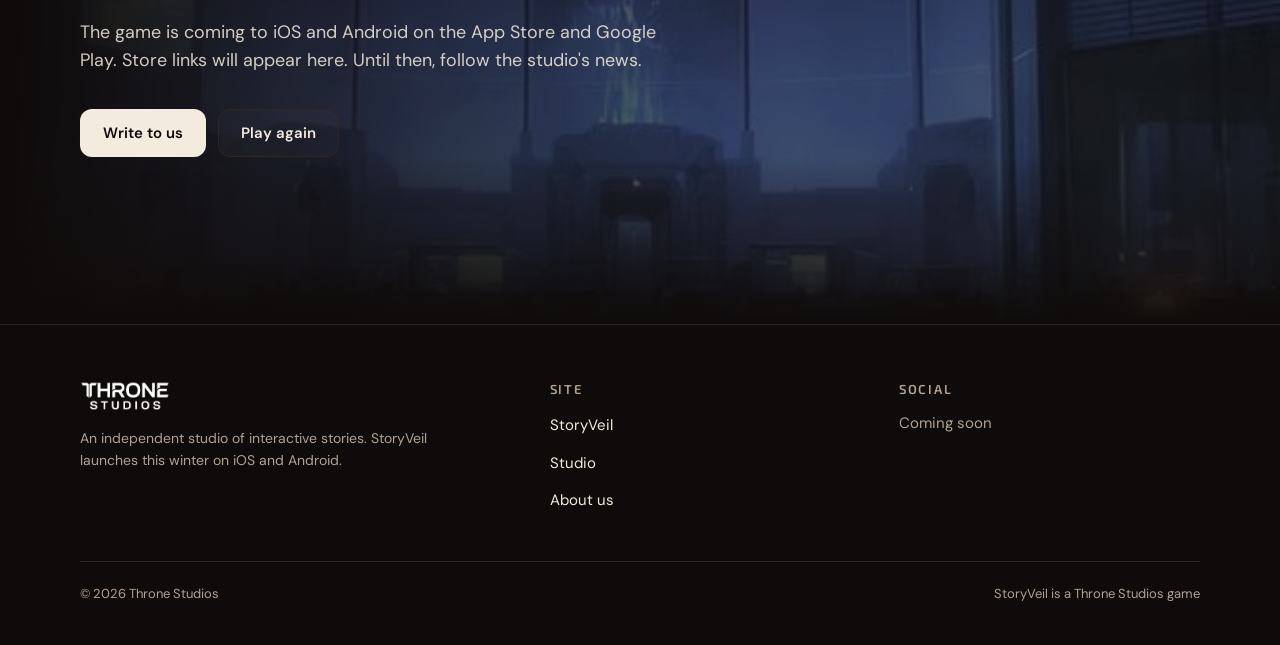
<file: storyveil/index.html>
<!doctype html>
<html lang="en">
<head>
<meta charset="utf-8">
<meta name="viewport" content="width=device-width, initial-scale=1, viewport-fit=cover">
<title>StoryVeil — interactive stories · Throne Studios</title>
<meta name="description" content="StoryVeil is a mobile game of interactive stories by Throne Studios. Your decisions change the plot and your relationships with the characters. Launching this winter on iOS and Android. Play the opening of Interference in your browser.">
<meta property="og:type" content="website">
<meta property="og:site_name" content="Throne Studios">
<meta property="og:title" content="StoryVeil — stories where you decide">
<meta property="og:description" content="A mobile game of interactive stories. Launching this winter on iOS and Android. Play the opening of the first story right in your browser.">
<meta property="og:url" content="https://thronestudios.ink/storyveil/">
<meta property="og:image" content="https://thronestudios.ink/../assets/og.jpg">
<meta name="twitter:card" content="summary_large_image">
<meta name="theme-color" content="#0f0b0a">
<link rel="icon" type="image/png" sizes="32x32" href="../assets/brand/favicon-32.png">
<link rel="icon" type="image/png" sizes="64x64" href="../assets/brand/favicon-64.png">
<link rel="apple-touch-icon" href="../assets/brand/apple-touch-icon.png">
<link rel="preconnect" href="https://fonts.googleapis.com">
<link rel="preconnect" href="https://fonts.gstatic.com" crossorigin>
<link rel="stylesheet" href="https://fonts.googleapis.com/css2?family=DM+Sans:ital,opsz,wght@0,9..40,400..800;1,9..40,400..700&family=Exo+2:wght@500..800&display=swap">
<link rel="stylesheet" href="../assets/css/site.css?v=9">
</head>
<body>
<a class="skip" href="#main">Skip to content</a>

<header class="site-head">
  <div class="wrap">
    <a class="brand" href="../" aria-label="Throne Studios — home"><img src="../assets/brand/throne-studios-sm.png" alt="Throne Studios" width="455" height="152"></a>
    <button class="menu-btn" type="button" aria-expanded="false" aria-controls="nav" aria-label="Menu"><span></span></button>
    <nav class="nav" id="nav" aria-label="Main menu">
      <a href="./" aria-current="page">StoryVeil</a>
      <a href="../studio/">Studio</a>
      <a href="../about/">About us</a>
      <a class="btn primary" href="#play" data-play>Play the demo</a>
    </nav>
  </div>
</header>

<main id="main">
<!-- ═══════════════ Hero ═══════════════ -->
<section class="hero hero-veil" aria-labelledby="hero-title">
  <canvas id="motes" aria-hidden="true"></canvas>
  <div class="wrap hero-grid">
    <div>
      <p class="pill"><span class="live" aria-hidden="true"></span>Launching this winter · iOS and Android</p>
      <p class="eyebrow">A Throne Studios game</p>
      <h1 id="hero-title"><span class="veil-text">StoryVeil</span><br>Read. Choose. Live it.</h1>
      <p class="lead">A visual novel game: one app, a library of interactive stories. You read the scenes and choose what to say and do, and those decisions shape your relationships with the characters and lead to one of 7–15 endings. The opening of the first story is already playable.</p>
      <div class="actions">
        <a class="btn primary" href="#play" data-play>Play the demo</a>
        <a class="btn ghost" href="../about/">Meet the team</a>
      </div>
      <ul class="stores" aria-label="App stores">
        <li><span class="store soon"><svg viewBox="0 0 24 24" aria-hidden="true"><path fill="currentColor" d="M16.4 12.6c0-2.4 2-3.6 2.1-3.7a4.6 4.6 0 0 0-3.6-1.9c-1.5-.2-3 .9-3.7.9-.8 0-2-.9-3.2-.9a4.8 4.8 0 0 0-4 2.5c-1.7 3-.4 7.3 1.2 9.7.8 1.2 1.8 2.5 3 2.4 1.2 0 1.7-.8 3.1-.8 1.5 0 1.9.8 3.2.8 1.3 0 2.2-1.2 3-2.4a10 10 0 0 0 1.4-2.8 4.3 4.3 0 0 1-2.5-3.8ZM14 5.4a4.3 4.3 0 0 0 1-3.2 4.5 4.5 0 0 0-2.9 1.5 4.2 4.2 0 0 0-1 3.1A3.7 3.7 0 0 0 14 5.4Z"/></svg><span><small>Coming to</small><b>App Store</b></span></span></li>
        <li><span class="store soon"><svg viewBox="0 0 24 24" aria-hidden="true"><path fill="#f3cf8e" d="M3.6 2.3 13.3 12l-9.7 9.7c-.4-.2-.6-.6-.6-1.1V3.4c0-.5.2-.9.6-1.1Z"/><path fill="#e2704e" d="m16.6 15.3-3.3-3.3 3.3-3.3 3.9 2.2c1.1.6 1.1 1.6 0 2.2l-3.9 2.2Z"/><path fill="#f0a75b" d="M16.6 8.7 13.3 12 3.6 2.3c.3-.2.8-.2 1.3.1l11.7 6.3Z"/><path fill="#eceaf4" d="M16.6 15.3 4.9 21.6c-.5.3-1 .3-1.3.1l9.7-9.7 3.3 3.3Z"/></svg><span><small>Coming to</small><b>Google Play</b></span></span></li>
      </ul>
    </div>

    <div class="device-col" id="play">
      <div data-player></div>
      <p class="device-note">An excerpt from chapter 1 of Interference. Tap the screen to keep reading. Choices marked with a <i>gem</i> are special: in the game they unlock extra scenes.</p>
    </div>
  </div>
</section>

<!-- ═══════════════ How it works ═══════════════ -->
<section aria-labelledby="features-title">
  <div class="wrap">
    <div class="head-row">
      <div>
        <p class="eyebrow">How it works</p>
        <h2 id="features-title">Every choice leaves a mark</h2>
      </div>
      <p class="lead">A visual novel is an illustrated story you play: you read scenes with the characters and decide what happens next. StoryVeil holds many of these stories in one app — you open it like a library and pick a book.</p>
    </div>
    <ul class="numbers">
      <li><b>Many</b><strong>stories in one app</strong><span>Different genres: sci-fi, romance, post-apocalypse, mystic horror</span></li>
      <li><b>1–3</b><strong>books per story</strong><span>A story is a series, like a book saga</span></li>
      <li><b>~9</b><strong>chapters per book</strong><span>New chapters come out every month</span></li>
      <li><b>7–15</b><strong>endings per story</strong><span>Which one you reach depends on your choices</span></li>
    </ul>
    <ul class="grid-list features">
      <li>
        <div class="viz viz-choices" data-viz="choices">
          <span class="vz-bgimg" style="background-image: url('../assets/bg/control_room.jpg')"></span>
          <p class="vz-line">Elias lingers at your console.</p>
          <button type="button" class="vz-choice" data-note="Elias will remember that you kept it professional.">Answer just as dryly</button>
          <button type="button" class="vz-choice" data-note="The team laughed. Elias will remember that too.">Needle him in front of the team</button>
          <p class="vz-note" aria-live="polite">Tap a choice</p>
        </div>
        <h3>Your decisions</h3>
        <p>What to say, what to do, whom to trust. Choices also shape who your heroine is: at key moments she acts on her own, in line with her stronger trait. The plot branches to one of 7–15 endings; replay to find the others.</p>
      </li>
      <li>
        <div class="viz viz-rel" data-viz="rel">
          <div class="vz-people"><button type="button" class="vz-person" data-b="../assets/chars/elias_amused.webp" style="--lvl: 0.55"><span class="vz-face"><img src="../assets/chars/elias_neutral.webp" alt="" loading="lazy"></span><span class="vz-name">Elias</span><span class="vz-bar"><i></i></span></button><button type="button" class="vz-person" data-b="../assets/chars/samira_amused.webp" style="--lvl: 0.7"><span class="vz-face"><img src="../assets/chars/samira_neutral.webp" alt="" loading="lazy" style="top: -66%; left: -52%"></span><span class="vz-name">Samira</span><span class="vz-bar"><i></i></span></button><button type="button" class="vz-person" data-b="../assets/chars/viktor_smile.webp" style="--lvl: 0.85"><span class="vz-face"><img src="../assets/chars/viktor_thoughtful.webp" alt="" loading="lazy"></span><span class="vz-name">Viktor</span><span class="vz-bar"><i></i></span></button></div>
          <p class="vz-note">Tap a character</p>
        </div>
        <h3>Romance and relationships</h3>
        <p>Build relationships with up to four characters at once, or stay loyal to one. Each reacts in their own way to the same words, and closer bonds unlock new scenes, routes and endings.</p>
      </li>
      <li>
        <div class="viz viz-premium" data-viz="premium">
          <span class="vz-gems"><svg aria-hidden="true"><use href="#gem"/></svg><b>30</b></span>
          <button type="button" class="vz-choice premium"><span>“You didn't sleep either?”</span><span class="price"><svg aria-hidden="true"><use href="#gem"/></svg>20</span></button>
          <p class="vz-note" aria-live="polite" data-done="A private scene with Elias unlocked">Try the special choice</p>
        </div>
        <h3>Special choices</h3>
        <p>Premium choices, special romance scenes and routes are unlocked with gems, the game's one currency. The game itself is free to play.</p>
      </li>
      <li>
        <div class="viz viz-live" data-viz="live">
          <img class="vz-bg" src="../assets/bg/sector4_spine.jpg" alt="" loading="lazy"><video muted loop playsinline preload="none" data-src="../assets/bg/sector4_spine.mp4" aria-hidden="true"></video>
          <img class="vz-fig" src="../assets/chars/samira_focused.webp" alt="" loading="lazy">
          <p class="vz-dlg"><b>Samira</b><span data-type="Every time, the same thing. I look at it and think: did we really build this?">Every time, the same thing. I look at it and think: did we really build this?</span></p>
        </div>
        <h3>Living scenes</h3>
        <p>Animated backgrounds, characters with emotions, and text that types out like a real conversation.</p>
      </li>
      <li>
        <ol class="viz viz-chapters" data-viz="chapters"><li class="open"><span class="vz-num">1</span><span class="vz-title"><b>Chapter 1</b><small>Interference</small></span><em>Now</em></li><li class="new"><span class="vz-num">2</span><span class="vz-title"><b>Chapter 2</b><small>Coming next</small></span><em>New</em></li><li class="lock"><span class="vz-num">3</span><span class="vz-title"><b>Chapter 3</b><small>Being written</small></span><em><svg viewBox="0 0 24 24" fill="none" stroke="currentColor" stroke-width="2" stroke-linecap="round" aria-hidden="true"><rect x="5" y="11" width="14" height="10" rx="2"/><path d="M8 11V8a4 4 0 0 1 8 0v3"/></svg></em></li></ol>
        <h3>New chapters</h3>
        <p>Each story is a series of one to three books, about nine chapters each. New chapters come out every month, so you won't wait long for what happens next.</p>
      </li>
      <li>
        <div class="viz viz-sync" data-viz="sync">
          <div class="vz-device vz-phone"><span class="vz-shot" style="background-image: url('../assets/bg/balcony_night.jpg')"></span><small>Phone</small></div>
          <div class="vz-link"><span class="vz-cloud"><svg viewBox="0 0 24 24" fill="none" stroke="currentColor" stroke-width="1.8" stroke-linecap="round" stroke-linejoin="round" aria-hidden="true"><path d="M7 18a4.5 4.5 0 0 1-.6-9A6 6 0 0 1 18 9.5a4 4 0 0 1-.5 8.5H7Z"/></svg></span><i></i></div>
          <div class="vz-device vz-tablet"><span class="vz-shot" style="background-image: url('../assets/bg/balcony_night.jpg')"></span><small>Tablet</small></div>
          <p class="vz-note">Chapter 1 · scene 4</p>
        </div>
        <h3>Progress goes with you</h3>
        <p>Pick up from any line, even on another device: your saves are stored in the cloud.</p>
      </li>
    </ul>
  </div>
</section>

<!-- ═══════════════ First story ═══════════════ -->
<section id="story" aria-labelledby="story-title">
  <div class="wrap">
    <p class="eyebrow">First story</p>
    <h2 id="story-title">Interference</h2>
    <div class="story-intro">
      <div>
        <p>2046. CERN switches on ASTERION, the largest scientific instrument in Europe. On its very first shift, the collider receives data from experiments that haven't happened yet, and footage of people who are already gone.</p>
        <p>Mira Koval has been working toward this launch her whole life, ever since the evening her grandfather showed her Jupiter through a telescope. Now she has to work out what exactly she is seeing, and decide whom she can trust.</p>
      </div>
      <ul class="story-meta">
        <li><span>Genre</span><b>Sci-fi, mystery, romance</b></li>
        <li><span>Books</span><b>Three planned, chapter 1 playable</b></li>
        <li><span>Age rating</span><b>16+</b></li>
        <li><span>Setting</span><b>CERN, 2046</b></li>
        <li><span>Heroine</span><b>Mira Koval, physicist</b></li>
      </ul>
    </div>

    <div class="sub-head">
      <h3>Locations</h3>
      <p>Eight of the fourteen living backgrounds in chapter 1.</p>
    </div>
    <div class="reel">
      <figure class="loc"><div class="frame"><img loading="lazy" alt="Q-Lattice hub" src="../assets/bg/qlattice_hub.jpg"><video muted loop playsinline preload="none" data-src="../assets/bg/qlattice_hub.mp4" aria-hidden="true"></video></div><figcaption><b>Q-Lattice hub</b>ASTERION's quantum clocks</figcaption></figure>
      <figure class="loc"><div class="frame"><img loading="lazy" alt="Sector 4 service tunnel" src="../assets/bg/sector4_spine.jpg"><video muted loop playsinline preload="none" data-src="../assets/bg/sector4_spine.mp4" aria-hidden="true"></video></div><figcaption><b>Sector 4</b>service tunnel</figcaption></figure>
      <figure class="loc"><div class="frame"><img loading="lazy" alt="Security camera frame in the tunnel" src="../assets/bg/keller_cam_far.jpg"><video muted loop playsinline preload="none" data-src="../assets/bg/keller_cam_far.mp4" aria-hidden="true"></video></div><figcaption><b>Sector 4 camera</b>footage that shouldn't exist</figcaption></figure>
      <figure class="loc"><div class="frame"><img loading="lazy" alt="Overlap zone Alpha" src="../assets/bg/overlap_zone_alpha.jpg"><video muted loop playsinline preload="none" data-src="../assets/bg/overlap_zone_alpha.mp4" aria-hidden="true"></video></div><figcaption><b>Overlap zone</b>“Alpha”</figcaption></figure>
      <figure class="loc"><div class="frame"><img loading="lazy" alt="Archive of the old collider" src="../assets/bg/old_lhc_archive.jpg"><video muted loop playsinline preload="none" data-src="../assets/bg/old_lhc_archive.mp4" aria-hidden="true"></video></div><figcaption><b>LHC archive</b>the old collider</figcaption></figure>
      <figure class="loc"><div class="frame"><img loading="lazy" alt="Containment level" src="../assets/bg/containment_level.jpg"><video muted loop playsinline preload="none" data-src="../assets/bg/containment_level.mp4" aria-hidden="true"></video></div><figcaption><b>Containment level</b>restricted sector</figcaption></figure>
      <figure class="loc"><div class="frame"><img loading="lazy" alt="Glass meeting room" src="../assets/bg/meeting_room.jpg"><video muted loop playsinline preload="none" data-src="../assets/bg/meeting_room.mp4" aria-hidden="true"></video></div><figcaption><b>Meeting room</b>committee session</figcaption></figure>
      <figure class="loc"><div class="frame"><img loading="lazy" alt="CERN campus in the morning" src="../assets/bg/surface_campus.jpg"><video muted loop playsinline preload="none" data-src="../assets/bg/surface_campus.mp4" aria-hidden="true"></video></div><figcaption><b>Campus</b>surface, morning</figcaption></figure>
    </div>

    <div class="sub-head">
      <h3>Characters</h3>
      <p>Hover over or tap a character to see another emotion.</p>
    </div>
    <ul class="cast">
      <li data-a="neutral" data-b="amused"><div class="fig-wrap"><img loading="lazy" alt="Mira Koval" src="../assets/chars/hero_neutral.webp"></div><div class="who"><b>Mira Koval</b><span>ASTERION physicist, the heroine</span></div></li>
      <li data-a="neutral" data-b="amused"><div class="fig-wrap"><img loading="lazy" alt="Elias Hartmann" src="../assets/chars/elias_neutral.webp"></div><div class="who"><b>Elias Hartmann</b><span>group lead</span></div></li>
      <li data-a="neutral" data-b="amused"><div class="fig-wrap"><img loading="lazy" alt="Adrian Voss" src="../assets/chars/adrian_neutral.webp"></div><div class="who"><b>Adrian Voss</b><span>Helix Quantum Systems</span></div></li>
      <li data-a="neutral" data-b="amused"><div class="fig-wrap"><img loading="lazy" alt="Samira Rahal" src="../assets/chars/samira_neutral.webp"></div><div class="who"><b>Samira Rahal</b><span>Q-Lattice engineer</span></div></li>
      <li data-a="thoughtful" data-b="smile"><div class="fig-wrap"><img loading="lazy" alt="Viktor Koval" src="../assets/chars/viktor_thoughtful.webp"></div><div class="who"><b>Viktor Koval</b><span>Mira's grandfather</span></div></li>
    </ul>
  </div>
</section>

<!-- ═══════════════ Launch ═══════════════ -->
<section class="finale" aria-labelledby="release-title">
  <div class="finale-bg" aria-hidden="true" style="background-image: url('../assets/bg/control_room.jpg')"></div>
  <div class="wrap">
    <p class="eyebrow">Launch</p>
    <h2 id="release-title">StoryVeil launches this winter</h2>
    <p>The game is coming to iOS and Android on the App Store and Google Play. Store links will appear here. Until then, follow the studio's news.</p>
    <div class="actions">
      <a class="btn primary" href="../about/" data-mailto>Write to us</a>
      <a class="btn ghost" href="#play" data-play>Play again</a>
    </div>
  </div>
</section>
</main>

<footer class="site-foot">
  <div class="wrap">
    <div class="foot-grid">
      <div>
        <img src="../assets/brand/throne-studios-sm.png" alt="Throne Studios" width="455" height="152" loading="lazy">
        <p>An independent studio of interactive stories. StoryVeil launches this winter on iOS and Android.</p>
      </div>
      <div>
        <h2>Site</h2>
        <ul>
          <li><a href="./">StoryVeil</a></li>
          <li><a href="../studio/">Studio</a></li>
          <li><a href="../about/">About us</a></li>
        </ul>
      </div>
      <div>
        <h2>Social</h2>
        <ul data-socials="footer"><li class="muted">Coming soon</li></ul>
      </div>
    </div>
    <div class="foot-base">
      <span>© 2026 Throne Studios</span>
      <span>StoryVeil is a Throne Studios game</span>
    </div>
  </div>
</footer>

<script src="../assets/js/site.js?v=8"></script>
<script src="../assets/js/story.en.js?v=6"></script>
<script src="../assets/js/player.js?v=6"></script>
</body>
</html>
</file>
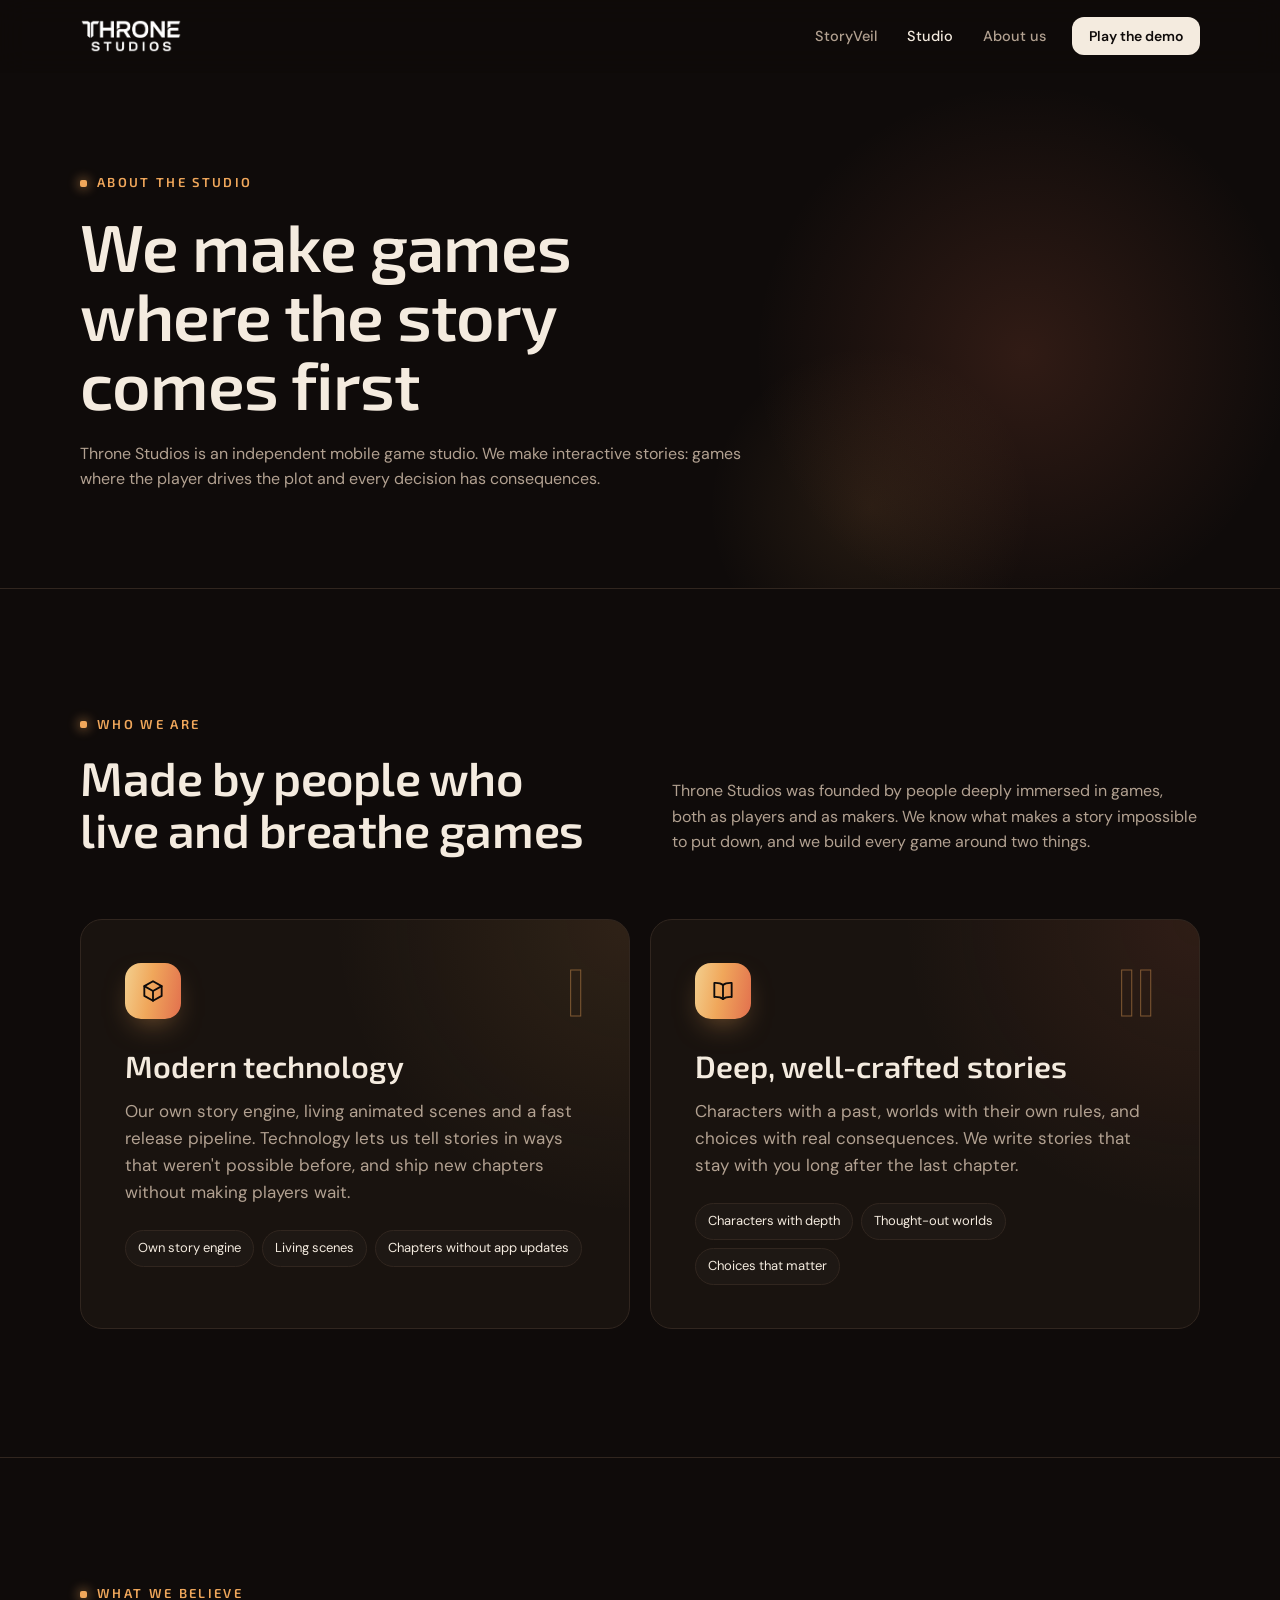
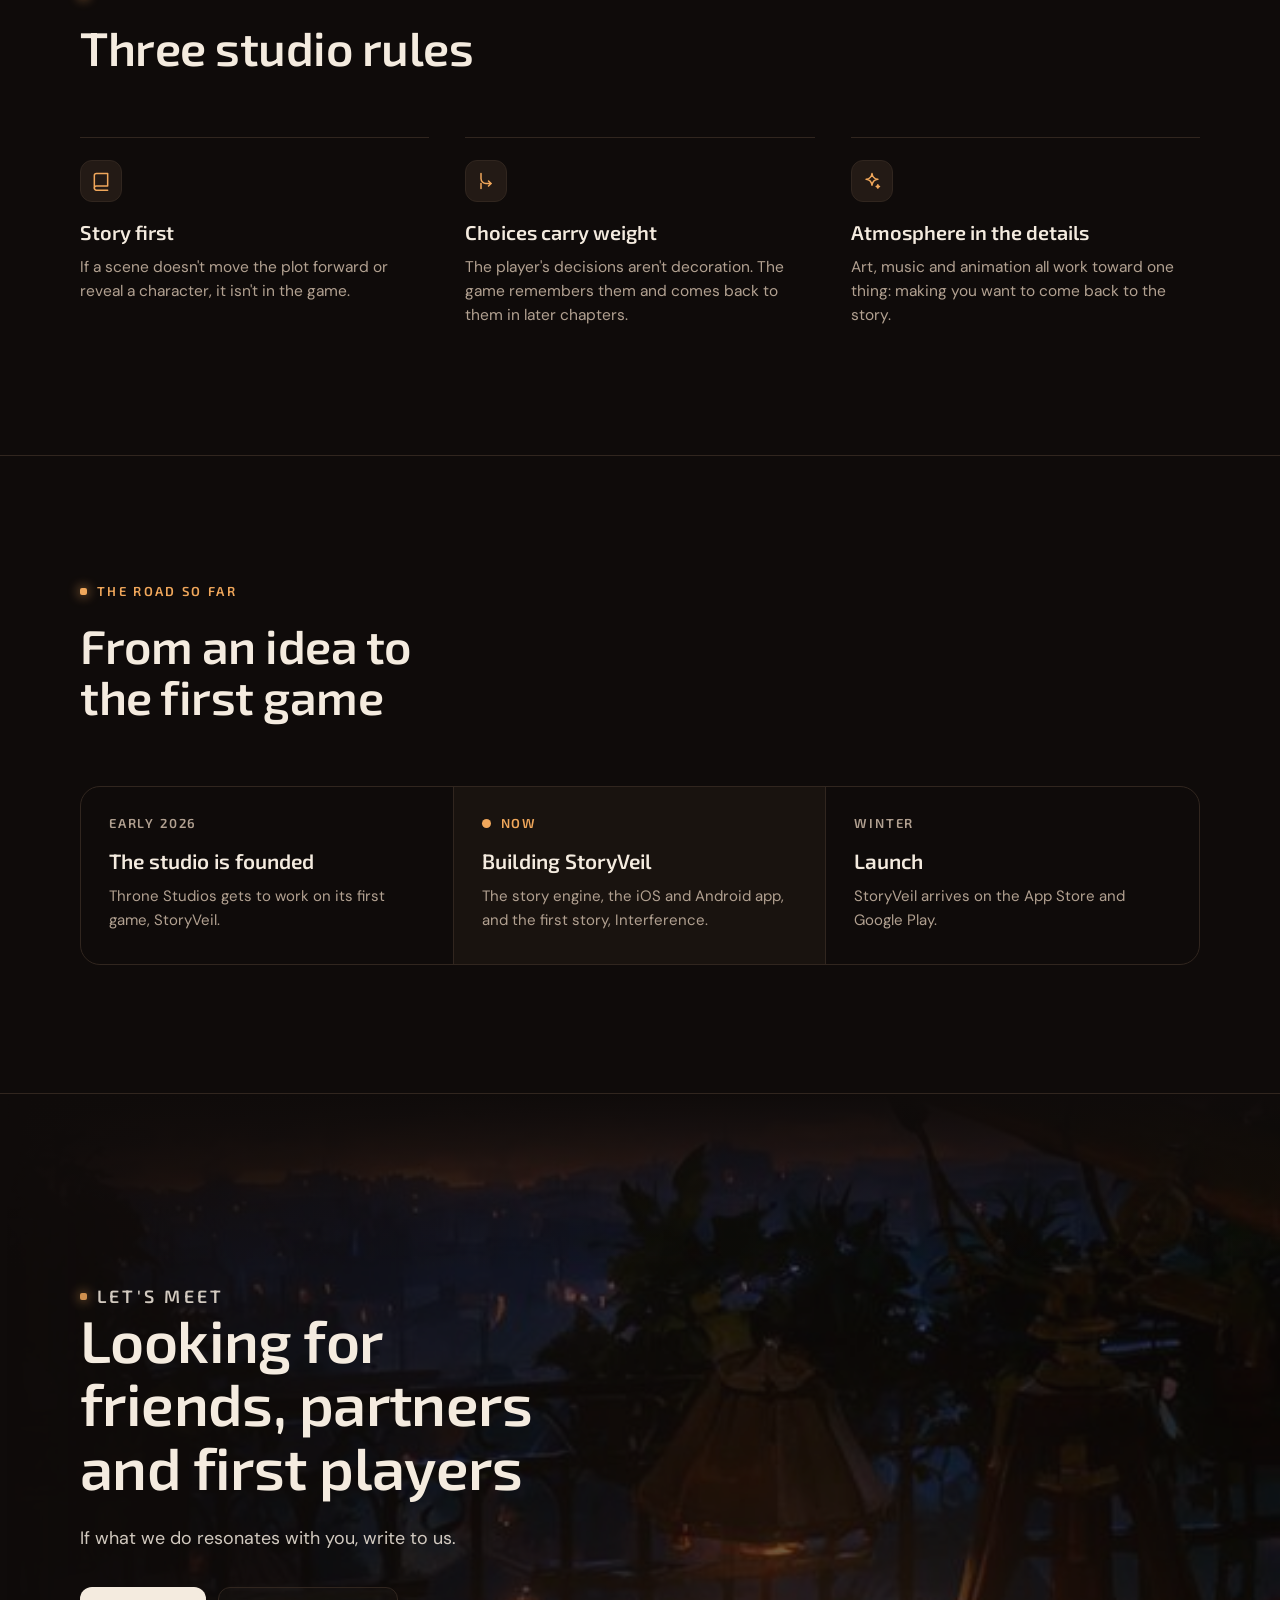
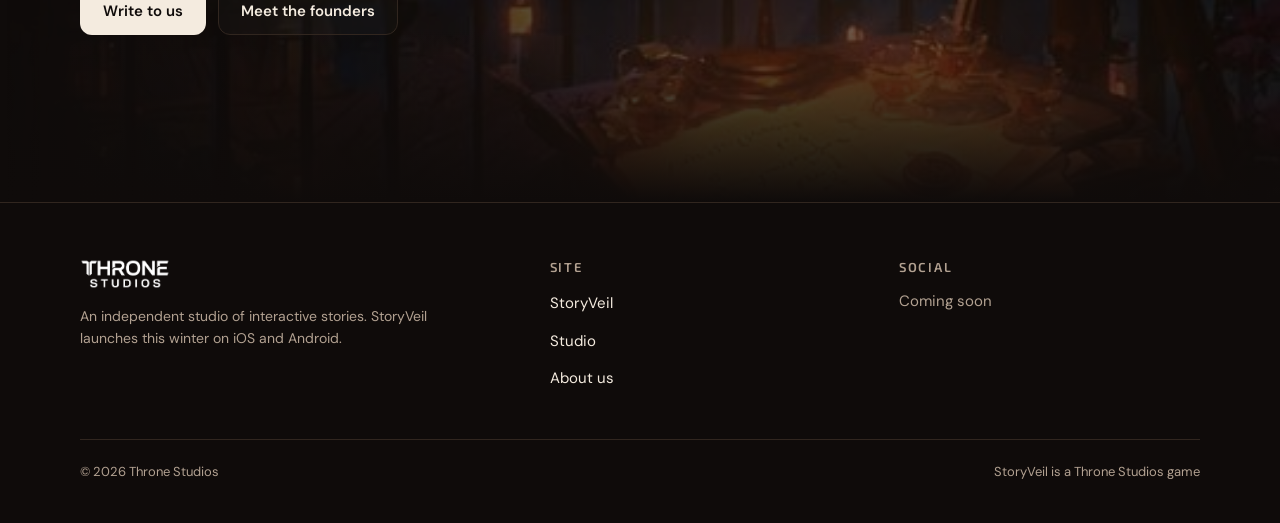
<file: studio/index.html>
<!doctype html>
<html lang="en">
<head>
<meta charset="utf-8">
<meta name="viewport" content="width=device-width, initial-scale=1, viewport-fit=cover">
<title>About the studio · Throne Studios</title>
<meta name="description" content="Throne Studios is an independent mobile game studio founded in early 2026 by people deeply immersed in games. We combine modern technology with deep, well-crafted stories. Our first game is StoryVeil.">
<meta property="og:type" content="website">
<meta property="og:site_name" content="Throne Studios">
<meta property="og:title" content="About Throne Studios">
<meta property="og:description" content="Made by people who live and breathe games: modern technology and deep stories. The studio's first game, StoryVeil, launches this winter.">
<meta property="og:url" content="https://thronestudios.ink/studio/">
<meta property="og:image" content="https://thronestudios.ink/../assets/og.jpg">
<meta name="twitter:card" content="summary_large_image">
<meta name="theme-color" content="#0f0b0a">
<link rel="icon" type="image/png" sizes="32x32" href="../assets/brand/favicon-32.png">
<link rel="icon" type="image/png" sizes="64x64" href="../assets/brand/favicon-64.png">
<link rel="apple-touch-icon" href="../assets/brand/apple-touch-icon.png">
<link rel="preconnect" href="https://fonts.googleapis.com">
<link rel="preconnect" href="https://fonts.gstatic.com" crossorigin>
<link rel="stylesheet" href="https://fonts.googleapis.com/css2?family=DM+Sans:ital,opsz,wght@0,9..40,400..800;1,9..40,400..700&family=Exo+2:wght@500..800&display=swap">
<link rel="stylesheet" href="../assets/css/site.css?v=9">
</head>
<body>
<a class="skip" href="#main">Skip to content</a>

<header class="site-head">
  <div class="wrap">
    <a class="brand" href="../" aria-label="Throne Studios — home"><img src="../assets/brand/throne-studios-sm.png" alt="Throne Studios" width="455" height="152"></a>
    <button class="menu-btn" type="button" aria-expanded="false" aria-controls="nav" aria-label="Menu"><span></span></button>
    <nav class="nav" id="nav" aria-label="Main menu">
      <a href="../storyveil/">StoryVeil</a>
      <a href="./" aria-current="page">Studio</a>
      <a href="../about/">About us</a>
      <a class="btn primary" href="../storyveil/#play">Play the demo</a>
    </nav>
  </div>
</header>

<main id="main">
<section class="page-hero" aria-labelledby="hero-title">
  <div class="glow" aria-hidden="true"></div>
  <div class="wrap">
    <p class="eyebrow">About the studio</p>
    <h1 id="hero-title">We make games where the story comes first</h1>
    <p class="lead">Throne Studios is an independent mobile game studio. We make interactive stories: games where the player drives the plot and every decision has consequences.</p>
  </div>
</section>

<!-- ═══════════════ Who we are ═══════════════ -->
<section aria-labelledby="team-title">
  <div class="wrap">
    <div class="head-row">
      <div>
        <p class="eyebrow">Who we are</p>
        <h2 id="team-title">Made by people who live and breathe games</h2>
      </div>
      <p class="lead">Throne Studios was founded by people deeply immersed in games, both as players and as makers. We know what makes a story impossible to put down, and we build every game around two things.</p>
    </div>
    <ul class="pillars">
      <li class="pillar">
        <div class="pillar-top"><span class="pillar-ico"><svg viewBox="0 0 24 24" fill="none" stroke="currentColor" stroke-width="1.7" stroke-linecap="round" stroke-linejoin="round" aria-hidden="true"><path d="m12 3 8 4.5v9L12 21l-8-4.5v-9L12 3Z"/><path d="m12 12 8-4.5M12 12v9M12 12 4 7.5"/></svg></span><span class="pillar-num" aria-hidden="true">I</span></div>
        <h3>Modern technology</h3>
        <p>Our own story engine, living animated scenes and a fast release pipeline. Technology lets us tell stories in ways that weren't possible before, and ship new chapters without making players wait.</p>
        <ul class="tags"><li>Own story engine</li><li>Living scenes</li><li>Chapters without app updates</li></ul>
      </li>
      <li class="pillar">
        <div class="pillar-top"><span class="pillar-ico"><svg viewBox="0 0 24 24" fill="none" stroke="currentColor" stroke-width="1.7" stroke-linecap="round" stroke-linejoin="round" aria-hidden="true"><path d="M12 6.5C10.3 5 7.9 4.3 4 4.5v13c3.9-.2 6.3.5 8 2 1.7-1.5 4.1-2.2 8-2v-13c-3.9-.2-6.3.5-8 2Z"/><path d="M12 6.5v13"/></svg></span><span class="pillar-num" aria-hidden="true">II</span></div>
        <h3>Deep, well-crafted stories</h3>
        <p>Characters with a past, worlds with their own rules, and choices with real consequences. We write stories that stay with you long after the last chapter.</p>
        <ul class="tags"><li>Characters with depth</li><li>Thought-out worlds</li><li>Choices that matter</li></ul>
      </li>
    </ul>
  </div>
</section>

<!-- ═══════════════ Values ═══════════════ -->
<section aria-labelledby="values-title">
  <div class="wrap">
    <p class="eyebrow">What we believe</p>
    <h2 id="values-title">Three studio rules</h2>
    <ul class="grid-list">
      <li>
        <span class="ico"><svg viewBox="0 0 24 24" fill="none" stroke="currentColor" stroke-width="1.8" stroke-linecap="round" stroke-linejoin="round" aria-hidden="true"><path d="M4 5.5A2.5 2.5 0 0 1 6.5 3H20v15H6.5A2.5 2.5 0 0 0 4 20.5v-15Z"/><path d="M4 20.5A2.5 2.5 0 0 0 6.5 23H20"/></svg></span>
        <h3>Story first</h3>
        <p>If a scene doesn't move the plot forward or reveal a character, it isn't in the game.</p>
      </li>
      <li>
        <span class="ico"><svg viewBox="0 0 24 24" fill="none" stroke="currentColor" stroke-width="1.8" stroke-linecap="round" stroke-linejoin="round" aria-hidden="true"><path d="M6 3v6a6 6 0 0 0 6 6h6"/><path d="m15 12 3 3-3 3"/><path d="M6 21v-6"/></svg></span>
        <h3>Choices carry weight</h3>
        <p>The player's decisions aren't decoration. The game remembers them and comes back to them in later chapters.</p>
      </li>
      <li>
        <span class="ico"><svg viewBox="0 0 24 24" fill="none" stroke="currentColor" stroke-width="1.8" stroke-linecap="round" stroke-linejoin="round" aria-hidden="true"><path d="M12 3c.6 4.4 2.6 6.4 7 7-4.4.6-6.4 2.6-7 7-.6-4.4-2.6-6.4-7-7 4.4-.6 6.4-2.6 7-7Z"/><path d="M19 16.5c.2 1.3.8 1.9 2 2-1.2.2-1.8.8-2 2-.2-1.2-.8-1.8-2-2 1.2-.1 1.8-.7 2-2Z"/></svg></span>
        <h3>Atmosphere in the details</h3>
        <p>Art, music and animation all work toward one thing: making you want to come back to the story.</p>
      </li>
    </ul>
  </div>
</section>

<!-- ═══════════════ Path ═══════════════ -->
<section aria-labelledby="path-title">
  <div class="wrap">
    <p class="eyebrow">The road so far</p>
    <h2 id="path-title">From an idea to the first game</h2>
    <ol class="timeline">
      <li>
        <p class="when">Early 2026</p>
        <h3>The studio is founded</h3>
        <p>Throne Studios gets to work on its first game, StoryVeil.</p>
      </li>
      <li class="now">
        <p class="when"><span class="live" aria-hidden="true"></span>Now</p>
        <h3>Building StoryVeil</h3>
        <p>The story engine, the iOS and Android app, and the first story, Interference.</p>
      </li>
      <li>
        <p class="when">Winter</p>
        <h3>Launch</h3>
        <p>StoryVeil arrives on the App Store and Google Play.</p>
      </li>
    </ol>
  </div>
</section>

<!-- ═══════════════ Finale ═══════════════ -->
<section class="finale" aria-labelledby="finale-title">
  <div class="finale-bg" aria-hidden="true" style="background-image: url('../assets/bg/balcony_night.jpg')"></div>
  <div class="wrap">
    <p class="eyebrow">Let's meet</p>
    <h2 id="finale-title">Looking for friends, partners and first players</h2>
    <p>If what we do resonates with you, write to us.</p>
    <div class="actions"><a class="btn primary" href="../about/" data-mailto>Write to us</a><a class="btn ghost" href="../about/">Meet the founders</a></div>
  </div>
</section>
</main>

<footer class="site-foot">
  <div class="wrap">
    <div class="foot-grid">
      <div>
        <img src="../assets/brand/throne-studios-sm.png" alt="Throne Studios" width="455" height="152" loading="lazy">
        <p>An independent studio of interactive stories. StoryVeil launches this winter on iOS and Android.</p>
      </div>
      <div>
        <h2>Site</h2>
        <ul>
          <li><a href="../storyveil/">StoryVeil</a></li>
          <li><a href="./">Studio</a></li>
          <li><a href="../about/">About us</a></li>
        </ul>
      </div>
      <div>
        <h2>Social</h2>
        <ul data-socials="footer"><li class="muted">Coming soon</li></ul>
      </div>
    </div>
    <div class="foot-base">
      <span>© 2026 Throne Studios</span>
      <span>StoryVeil is a Throne Studios game</span>
    </div>
  </div>
</footer>

<script src="../assets/js/site.js?v=8"></script>
</body>
</html>
</file>
<file: assets/css/site.css>
/* Throne Studios — общие стили сайта.
   Тёплая ночь у огня: фон — чёрный с коричневым подтоном, акценты — янтарь и медь.
   Шрифты как в питч-деке: заголовки и подписи капсом — Exo 2, текст — DM Sans.
   Внутри телефона-демо свои цвета: это интерфейс самой игры (app/lib/core/theme.dart). */
:root {
  color-scheme: dark;
  --void: #0f0b0a;      /* фон: тёплый чёрный */
  --hull: #19130f;      /* приподнятые поверхности */
  --hull-hi: #231a15;
  --line: #31261f;      /* волосяные линии */
  --frost: #f4ebdf;     /* основной текст: пергамент */
  --haze: #b2a191;      /* второстепенный текст */
  --amber: #f0a75b;     /* акцент: свет лампы */
  --ember: #e2704e;     /* второй акцент: угли */
  --gold: #f3cf8e;
  --warm: linear-gradient(100deg, var(--gold) 0%, var(--amber) 45%, var(--ember) 100%);
  --veil: linear-gradient(100deg, #62e6bd 0%, #8fd0e6 45%, #a78bff 100%); /* цвета логотипа StoryVeil */

  --display: "Exo 2", system-ui, -apple-system, "Segoe UI", Roboto, sans-serif;
  --body: "DM Sans", system-ui, -apple-system, "Segoe UI", Roboto, sans-serif;
  --label: "Exo 2", system-ui, sans-serif;

  /* Интерфейс игры */
  --g-surface: rgba(34, 26, 46, .94);
  --g-surface-hi: #2e2440;
  --g-premium: #2b1e3f;
  --g-accent: #e0457b;
  --g-gem: #4fd1e8;
  --g-text: #f4eef8;
  --g-narr: rgba(0, 0, 0, .72);

  --gutter: clamp(16px, 4vw, 40px);
  --section: clamp(72px, 10vw, 132px);
  --radius: 14px;
}

* { box-sizing: border-box; }
html { -webkit-text-size-adjust: 100%; scroll-behavior: smooth; scroll-padding-top: 88px; }
body {
  margin: 0;
  background: var(--void);
  color: var(--frost);
  font: 400 17px/1.6 var(--body);
  -webkit-font-smoothing: antialiased;
  overflow-x: hidden;
}
img, video { max-width: 100%; display: block; }
[hidden] { display: none !important; }
a { color: inherit; }
button { font: inherit; color: inherit; }
:focus-visible { outline: 2px solid var(--amber); outline-offset: 3px; }
::selection { background: var(--ember); color: var(--void); }
.sr-only { position: absolute; width: 1px; height: 1px; overflow: hidden; clip: rect(0 0 0 0); white-space: nowrap; }
.skip { position: absolute; left: 12px; top: -60px; z-index: 100; padding: 10px 14px; border-radius: 8px; background: var(--frost); color: var(--void); text-decoration: none; font-weight: 600; }
.skip:focus { top: 12px; }

.wrap { max-width: 1200px; margin-inline: auto; padding-inline: var(--gutter); }

.eyebrow {
  display: flex; align-items: center; gap: 10px;
  margin: 0 0 20px;
  font: 600 13px/1.2 var(--label);
  letter-spacing: .18em; text-transform: uppercase;
  color: var(--amber);
}
.eyebrow::before { content: ""; width: 7px; height: 7px; border-radius: 2px; background: var(--amber); box-shadow: 0 0 12px var(--amber); }
h1, h2, h3 { margin: 0; text-wrap: balance; font-weight: 500; }
h2 { font: 600 clamp(1.95rem, 3.7vw, 3.1rem)/1.08 var(--display); letter-spacing: -.01em; max-width: 20ch; }
.lead { margin: 22px 0 0; max-width: 62ch; color: var(--haze); font-size: clamp(1rem, 1.25vw, 1.125rem); }
.lead strong { color: var(--frost); font-weight: 500; }
.veil-text { background: var(--veil); -webkit-background-clip: text; background-clip: text; color: transparent; }
section { padding-block: var(--section); border-top: 1px solid var(--line); }

.head-row { display: grid; grid-template-columns: minmax(0, 1fr) minmax(0, 1fr); gap: 24px 64px; align-items: end; }
.head-row .lead { margin: 0; }
.sub-head { display: flex; justify-content: space-between; align-items: baseline; gap: 12px 24px; flex-wrap: wrap; margin: 88px 0 24px; }
.sub-head h3 { font: 600 1.5rem/1.2 var(--display); }
.sub-head p { margin: 0; font-size: 14px; color: var(--haze); max-width: 56ch; }

/* ── Кнопки ───────────────────────────────────────── */
.btn {
  display: inline-flex; align-items: center; justify-content: center; gap: 10px;
  min-height: 48px; padding: 0 22px; border-radius: 12px; border: 1px solid transparent;
  font: 600 15px/1 var(--body); text-decoration: none; cursor: pointer;
  transition: background-color .2s, border-color .2s, color .2s, transform .2s;
}
.btn:active { transform: translateY(1px); }
.btn.primary { background: var(--frost); color: var(--void); }
.btn.primary:hover { background: #fff; }
.btn.ghost { border-color: var(--line); background: rgba(255,255,255,.02); }
.btn.ghost:hover { border-color: var(--haze); }
.btn svg { width: 18px; height: 18px; flex: none; }
.actions { display: flex; flex-wrap: wrap; gap: 12px; margin-top: 34px; }
.link-arrow { display: inline-flex; align-items: center; gap: 8px; color: var(--frost); font-weight: 600; text-decoration: none; border-bottom: 1px solid var(--line); padding-bottom: 3px; transition: border-color .2s; }
.link-arrow:hover { border-color: var(--amber); }
.link-arrow::after { content: "→"; transition: translate .2s; }
.link-arrow:hover::after { translate: 3px 0; }

.pill {
  display: inline-flex; align-items: center; gap: 12px;
  margin-bottom: 26px; padding: 9px 16px 9px 14px;
  border: 1px solid rgba(240,167,91,.35); border-radius: 99px;
  background: rgba(240,167,91,.07);
  font: 600 12.5px/1 var(--label); letter-spacing: .12em; text-transform: uppercase; color: var(--amber);
}
.live {
  flex: none; width: 9px; height: 9px; border-radius: 50%;
  background: var(--amber);
  animation: live 2.4s ease-out infinite;
}
@keyframes live { 0% { box-shadow: 0 0 0 0 rgba(240,167,91,.6); } 70%, 100% { box-shadow: 0 0 0 10px rgba(240,167,91,0); } }

/* ── Шапка ─────────────────────────────────────────── */
.site-head {
  position: sticky; top: 0; z-index: 50;
  background: rgba(15,11,10,.78);
  backdrop-filter: blur(14px) saturate(140%); -webkit-backdrop-filter: blur(14px) saturate(140%);
  border-bottom: 1px solid transparent; transition: border-color .3s;
}
.site-head.scrolled { border-color: var(--line); }
.site-head .wrap { display: flex; align-items: center; justify-content: space-between; gap: 20px; height: 72px; }
.brand { display: block; flex: none; }
.brand img { height: 34px; width: auto; }
.nav { display: flex; align-items: center; gap: 6px; }
.nav a:not(.btn) {
  padding: 8px 12px; border-radius: 8px;
  font: 500 14.5px/1 var(--body); color: var(--haze); text-decoration: none; transition: color .2s, background-color .2s;
}
.nav a:not(.btn):hover { color: var(--frost); background: rgba(255,255,255,.04); }
.nav a[aria-current="page"] { color: var(--frost); }
.nav .btn { min-height: 38px; padding: 0 16px; font-size: 14px; margin-left: 8px; }
.menu-btn { display: none; width: 44px; height: 44px; margin-right: -10px; border: 0; background: none; cursor: pointer; }
.menu-btn span, .menu-btn span::before, .menu-btn span::after { display: block; width: 20px; height: 1.5px; margin-inline: auto; background: var(--frost); transition: transform .25s, background-color .25s; }
.menu-btn span { position: relative; }
.menu-btn span::before, .menu-btn span::after { content: ""; position: absolute; left: 0; }
.menu-btn span::before { top: -6px; }
.menu-btn span::after { top: 6px; }
.menu-open .menu-btn span { background: transparent; }
.menu-open .menu-btn span::before { transform: translateY(6px) rotate(45deg); }
.menu-open .menu-btn span::after { transform: translateY(-6px) rotate(-45deg); }

/* ── Первый экран ─────────────────────────────────── */
.hero { position: relative; overflow: hidden; border-top: 0; padding-block: 0 var(--section); }
#motes {
  position: absolute; inset: 0; width: 100%; height: 100%;
  -webkit-mask-image: radial-gradient(ellipse 65% 85% at 72% 55%, #000 30%, transparent 80%);
          mask-image: radial-gradient(ellipse 65% 85% at 72% 55%, #000 30%, transparent 80%);
  pointer-events: none;
}
.hero-grid {
  position: relative; z-index: 1;
  display: grid; grid-template-columns: minmax(0, 1fr) minmax(300px, 380px);
  align-items: center; gap: clamp(40px, 6vw, 96px);
  padding-top: clamp(28px, 5vw, 64px);
}
.hero h1 { font: 600 clamp(2.1rem, 4vw, 3.45rem)/1.05 var(--display); letter-spacing: -.015em; }
.hero .lead { font-size: clamp(1.05rem, 1.4vw, 1.2rem); max-width: 50ch; }
.hero-logo { width: min(78%, 360px); height: auto; margin-bottom: 30px; }
.facts {
  display: grid; grid-template-columns: repeat(3, minmax(0, 1fr));
  margin: 44px 0 0; padding: 0; list-style: none;
  border-top: 1px solid var(--line); max-width: 560px;
}
.facts li { padding: 18px 18px 0 0; min-width: 0; }
.facts li + li { padding-left: 18px; border-left: 1px solid var(--line); }
.facts b { display: block; font: 600 clamp(1.5rem, 2.3vw, 2rem)/1.1 var(--display); }
.facts span { display: block; margin-top: 8px; font-size: 13.5px; line-height: 1.4; color: var(--haze); }

.device-col { display: flex; flex-direction: column; align-items: center; gap: 18px; }
[data-player] { position: relative; isolation: isolate; display: flex; justify-content: center; width: 100%; }
/* Свет текущей сцены игры за телефоном: размытый фон, меняется вместе со сценой. */
.ambient {
  position: absolute; inset: -10% -62%; z-index: -1; pointer-events: none;
  -webkit-mask-image: radial-gradient(closest-side, #000 50%, transparent 100%);
          mask-image: radial-gradient(closest-side, #000 50%, transparent 100%);
}
.ambient img {
  position: absolute; inset: 0; width: 100%; height: 100%; object-fit: cover;
  filter: blur(56px) saturate(1.5) brightness(1.25); transform: scale(1.1);
  opacity: 0; transition: opacity 1.4s ease;
}
.ambient img.on { opacity: .55; }
/* Страница StoryVeil: свет под демо и акценты первого экрана — в цвет кнопки внутри игры,
   чтобы с первого взгляда было видно, что это не главная. */
.hero-veil .ambient img.on { opacity: .3; }
.hero-veil .ambient::after { content: ""; position: absolute; inset: 0; background: radial-gradient(closest-side, rgba(224,69,123,.5), rgba(224,69,123,.12) 60%, transparent); }
.hero-veil .phone { box-shadow: 0 0 0 1px #40312a, inset 0 0 0 1px rgba(255,255,255,.06), 0 40px 70px -30px rgba(0,0,0,.7), 0 0 140px -30px rgba(224,69,123,.55); }
.hero-veil .pill { border-color: rgba(224,69,123,.4); background: rgba(224,69,123,.08); color: #f27aa5; }
.hero-veil .live { background: var(--g-accent); animation-name: live-veil; }
@keyframes live-veil { 0% { box-shadow: 0 0 0 0 rgba(224,69,123,.6); } 70%, 100% { box-shadow: 0 0 0 10px rgba(224,69,123,0); } }
.hero-veil .eyebrow { color: #f27aa5; }
.hero-veil .eyebrow::before { background: var(--g-accent); box-shadow: 0 0 12px var(--g-accent); }
.hero-veil .btn.primary { background: var(--g-accent); color: #fff; box-shadow: 0 10px 28px -10px rgba(224,69,123,.75); }
.hero-veil .btn.primary:hover { background: #e9578b; }
.device-note { max-width: 330px; margin: 0; font-size: 13px; line-height: 1.55; color: var(--haze); text-align: center; }
.device-note i { font-style: normal; color: var(--g-gem); }

/* ── Телефон и игра ───────────────────────────────── */
.phone {
  position: relative; width: min(100%, 350px); aspect-ratio: 9 / 19.5; padding: 11px; border-radius: 54px;
  background: linear-gradient(150deg, #3b2d25 0%, #150f0c 38%, #0d0907 70%, #2f231c 100%);
  box-shadow: 0 0 0 1px #40312a, inset 0 0 0 1px rgba(255,255,255,.06), 0 40px 70px -30px rgba(0,0,0,.7), 0 0 120px -40px rgba(226,112,78,.3);
}
.screen {
  position: relative; width: 100%; height: 100%;
  border-radius: 44px; overflow: hidden; isolation: isolate;
  background: #000; cursor: pointer; container-type: size;
  -webkit-tap-highlight-color: transparent; user-select: none; -webkit-user-select: none;
}
.screen:focus-visible { outline-offset: 6px; }
.bg { position: absolute; inset: 0; opacity: 0; transition: opacity .7s ease; z-index: 0; }
.bg.show { opacity: 1; }
.bg.top { z-index: 1; }
.bg img, .bg video { position: absolute; inset: 0; width: 100%; height: 100%; object-fit: cover; }
.bg video { opacity: 0; transition: opacity .5s; }
.bg video.on { opacity: 1; }
.stage { position: absolute; inset: 0; z-index: 2; pointer-events: none; }
.fig {
  position: absolute; bottom: 0; height: 78cqh; width: 39cqh;
  left: calc(var(--x, .5) * 100cqw - 19.5cqh);
  transform-origin: 50% 100%;
  transition: left .35s ease-out, transform .2s, opacity .2s;
}
.fig img { width: 100%; height: 100%; object-fit: contain; }
.fig.dim { transform: scale(.95); opacity: .7; }
.fig.in-fade { animation: figFade .4s ease-out backwards; }
.fig.in-right { animation: figRight .45s cubic-bezier(.2,.8,.2,1) backwards; }
.fig.out-fade { animation: figFade .35s ease-in reverse forwards; }
.fig.out-right { animation: figRight .4s ease-in reverse forwards; }
@keyframes figFade { from { opacity: 0; } }
@keyframes figRight { from { opacity: 0; translate: 45cqw 0; } }
.hero-portrait {
  position: absolute; bottom: 0; z-index: 3; height: 80cqh; width: 40cqh; left: -3.2cqh;
  translate: -110% 0; opacity: 0; transition: translate .26s cubic-bezier(.2,.8,.2,1), opacity .2s; pointer-events: none;
}
.hero-portrait.on { translate: 0 0; opacity: 1; }
.hero-portrait img { width: 100%; height: 100%; object-fit: contain; }
.status {
  position: absolute; top: 0; left: 0; right: 0; z-index: 9;
  display: flex; justify-content: space-between; align-items: center;
  padding: 3.6cqw 8cqw 0 9cqw; height: 11cqw;
  font: 600 3.7cqw/1 var(--body); color: #fff; pointer-events: none;
}
.status .icons { display: flex; gap: 1.4cqw; align-items: center; }
.status .icons i { display: block; background: #fff; border-radius: 1px; }
.island { position: absolute; top: 2.6cqw; left: 50%; translate: -50% 0; z-index: 10; width: 30cqw; height: 8.6cqw; border-radius: 99px; background: #000; }
.hud { position: absolute; top: 13cqw; left: 4.5cqw; right: 4.5cqw; z-index: 8; display: flex; justify-content: space-between; align-items: center; pointer-events: none; }
.chip {
  padding: 1.6cqw 3.2cqw; border-radius: 99px;
  background: rgba(10,14,22,.55); backdrop-filter: blur(8px); -webkit-backdrop-filter: blur(8px);
  border: 1px solid rgba(255,255,255,.1); font: 600 3.3cqw/1 var(--body); color: var(--g-text);
}
.gems { display: flex; align-items: center; gap: 1.4cqw; }
.gems svg { width: 3.6cqw; height: 3.6cqw; color: var(--g-gem); }
.gems.bump { animation: bump .5s; }
@keyframes bump { 40% { transform: scale(1.18); border-color: var(--g-gem); } }
.ui { position: absolute; left: 4cqw; right: 4cqw; bottom: 5cqw; z-index: 5; display: flex; flex-direction: column; gap: 3cqw; }
.dlg {
  position: relative; min-height: 30cqw; padding: 6.6cqw 5.2cqw 5.2cqw; border-radius: 18px;
  background: var(--g-surface); border: 1.5px solid color-mix(in srgb, var(--spk, #fff) 70%, transparent);
  color: var(--g-text); font: 400 4.3cqw/1.45 var(--body); animation: dlgIn .18s ease-out;
}
@keyframes dlgIn { from { opacity: .4; } }
.dlg.narr { background: var(--g-narr); border-color: rgba(255,255,255,.12); text-align: center; font-style: italic; }
.dlg.thought { border-radius: 28px; font-style: italic; }
.plate { position: absolute; left: 4cqw; top: -4.4cqw; padding: 1.5cqw 3.8cqw; border-radius: 12px; background: var(--spk, #555); font: 700 3.8cqw/1.2 var(--body); font-style: normal; color: #fff; }
.dlg.narr .plate { display: none; }
.dlg.thought .plate { background: var(--g-surface-hi); }
.txt { margin: 0; }
.txt .rest { color: transparent; }
.dlg.done::after {
  content: ""; position: absolute; right: 4cqw; bottom: 3.2cqw;
  border: 1.4cqw solid transparent; border-top-color: rgba(244,238,248,.7); border-bottom: 0;
  animation: nudge 1.1s ease-in-out infinite;
}
@keyframes nudge { 50% { translate: 0 .9cqw; } }
.choices { display: flex; flex-direction: column; gap: 2.6cqw; }
.choice {
  display: flex; align-items: center; gap: 3cqw; width: 100%; text-align: left; cursor: pointer;
  padding: 4cqw 4.8cqw; border-radius: 16px; background: rgba(34,26,46,.95); border: 1px solid rgba(255,255,255,.24);
  color: var(--g-text); font: 600 4.05cqw/1.3 var(--body);
  animation: choiceIn .25s ease-out backwards; animation-delay: calc(var(--i, 0) * 80ms);
  transition: background .15s, border-color .15s;
}
.choice:hover { background: rgba(46,36,64,.98); }
.choice span:first-child { flex: 1; min-width: 0; }
.choice.premium { background: var(--g-premium); border: 1.8px solid var(--g-gem); }
.price { display: flex; align-items: center; gap: 1cqw; color: var(--g-gem); font-weight: 800; }
.price svg { width: 3.8cqw; height: 3.8cqw; }
@keyframes choiceIn { from { opacity: 0; translate: 0 4cqw; } }
.blackout { position: absolute; inset: 0; z-index: 6; background: #000; opacity: 0; transition: opacity .38s; pointer-events: none; }
.blackout.on { opacity: 1; }
.titlecard {
  position: absolute; inset: 0; z-index: 7; display: grid; place-items: center;
  font: 600 5.6cqw/1 var(--display); letter-spacing: .3em; text-indent: .3em;
  color: #e3ecf7; text-shadow: 0 0 18px rgba(143,184,216,.55);
  opacity: 0; transition: opacity .6s; pointer-events: none;
}
.titlecard.on { opacity: 1; animation: titleIn 2.4s ease-out; }
@keyframes titleIn {
  0% { letter-spacing: .7em; filter: blur(6px); }
  8% { translate: 1.2cqw 0; } 10% { translate: -1cqw 0; } 12% { translate: 0 0; }
  45% { letter-spacing: .34em; filter: blur(0); }
}
.overlay { position: absolute; inset: 0; z-index: 11; display: flex; flex-direction: column; justify-content: flex-end; padding: 8cqw 7cqw 9cqw; cursor: default; }
.start { background: linear-gradient(to top, rgba(6,12,24,.97) 0%, rgba(6,12,24,.82) 40%, rgba(6,12,24,0) 72%); }
.start .meta { display: flex; gap: 2cqw; margin-bottom: 3.6cqw; }
.start .meta span { padding: 1.3cqw 2.8cqw; border-radius: 99px; font: 600 3.1cqw/1 var(--body); color: var(--g-text); background: rgba(255,255,255,.1); }
.start h3 { font: 600 8.8cqw/1.05 var(--display); letter-spacing: -.01em; color: #fff; }
.start p { margin: 3.4cqw 0 6cqw; font: 400 3.8cqw/1.5 var(--body); color: rgba(244,238,248,.82); }
.btn-game {
  display: flex; align-items: center; justify-content: center; gap: 2cqw;
  width: 100%; height: 13.6cqw; border: 0; border-radius: 14px; cursor: pointer;
  background: var(--g-accent); color: #fff; font: 700 4.3cqw/1 var(--body);
  box-shadow: 0 8px 24px -8px rgba(224,69,123,.7);
}
.btn-game:hover { filter: brightness(1.08); }
.btn-game.ghost { background: transparent; border: 1.5px solid rgba(244,238,248,.4); box-shadow: none; }
.start small { display: block; margin-top: 3cqw; text-align: center; font: 500 3.1cqw/1.3 var(--body); color: rgba(244,238,248,.6); }
.end { justify-content: center; gap: 4cqw; background: rgba(5,10,19,.86); backdrop-filter: blur(8px); -webkit-backdrop-filter: blur(8px); }
.end h3 { font: 600 7.2cqw/1.1 var(--display); color: #fff; }
.end p { margin: 0; font: 400 3.8cqw/1.5 var(--body); color: rgba(244,238,248,.78); }
.memory { display: flex; flex-wrap: wrap; gap: 2cqw; margin: 0; padding: 0; list-style: none; }
.memory li { padding: 1.8cqw 3cqw; border-radius: 10px; background: rgba(143,184,216,.12); border: 1px solid rgba(143,184,216,.28); font: 600 3.4cqw/1.2 var(--body); color: var(--g-text); }
.memory li.paid { background: rgba(79,209,232,.12); border-color: var(--g-gem); color: var(--g-gem); }

/* ── Игра: карточка StoryVeil ─────────────────────── */
.game-card {
  display: grid; grid-template-columns: minmax(0, 300px) minmax(0, 1fr); gap: clamp(32px, 5vw, 72px); align-items: center;
  margin-top: 64px; padding: clamp(24px, 4vw, 48px);
  border: 1px solid var(--line); border-radius: 24px;
  background: radial-gradient(120% 140% at 0% 0%, rgba(240,167,91,.09), transparent 55%), radial-gradient(120% 140% at 100% 100%, rgba(226,112,78,.1), transparent 55%), var(--hull);
}
.app-icon { width: 100%; max-width: 300px; height: auto; aspect-ratio: 1; object-fit: cover; justify-self: center; border-radius: 22.5%; box-shadow: 0 30px 70px -24px rgba(0,0,0,.95), 0 0 90px -20px rgba(226,112,78,.45); }
.game-card h3 { font: 600 clamp(2rem, 3.4vw, 2.7rem)/1.05 var(--display); letter-spacing: -.01em; }
.game-card > div > p { margin: 16px 0 0; color: var(--haze); max-width: 56ch; }
.tags { display: flex; flex-wrap: wrap; gap: 8px; margin: 22px 0 0; padding: 0; list-style: none; }
.tags li { padding: 7px 12px; border: 1px solid var(--line); border-radius: 99px; font-size: 13px; color: var(--frost); background: rgba(255,255,255,.02); }

.stores { display: flex; flex-wrap: wrap; gap: 10px; margin: 28px 0 0; padding: 0; list-style: none; }
.store {
  display: flex; align-items: center; gap: 10px; min-width: 168px; padding: 10px 16px 10px 12px;
  border: 1px solid var(--line); border-radius: 12px; background: #000; text-decoration: none;
}
.store svg { width: 26px; height: 26px; flex: none; }
.store small { display: block; font-size: 11px; line-height: 1.2; color: var(--haze); }
.store b { display: block; font-weight: 600; font-size: 15px; line-height: 1.25; }
.store.soon { opacity: .85; }

/* ── Списки возможностей ──────────────────────────── */
.grid-list { display: grid; grid-template-columns: repeat(3, minmax(0, 1fr)); gap: 40px 36px; margin: 64px 0 0; padding: 0; list-style: none; }
.grid-list li { padding-top: 22px; border-top: 1px solid var(--line); min-width: 0; }
.grid-list .ico { display: grid; place-items: center; width: 42px; height: 42px; margin-bottom: 18px; border-radius: 12px; background: var(--hull-hi); border: 1px solid var(--line); color: var(--amber); }
.grid-list .ico svg { width: 20px; height: 20px; }
.grid-list h3 { font: 600 1.25rem/1.25 var(--display); }
.grid-list p { margin: 10px 0 0; font-size: 15.5px; line-height: 1.55; color: var(--haze); }

/* Цифры об игре, как карточки на слайде «What Storyveil is» в питч-деке. */
.numbers { display: grid; grid-template-columns: repeat(4, minmax(0, 1fr)); gap: 28px 36px; margin: 56px 0 0; padding: 0; list-style: none; }
.numbers li { padding-top: 20px; border-top: 1px solid var(--line); min-width: 0; }
.numbers b { display: block; font: 700 clamp(2.2rem, 3.6vw, 3rem)/1 var(--display); letter-spacing: -.01em; color: var(--amber); }
.numbers strong { display: block; margin-top: 12px; font-size: 15.5px; font-weight: 600; line-height: 1.3; color: var(--frost); }
.numbers span { display: block; margin-top: 6px; font-size: 14px; line-height: 1.5; color: var(--haze); }

/* ── «Как это устроено»: мини-сцены в стиле интерфейса игры ── */
.features > li { display: flex; flex-direction: column; }
.viz {
  position: relative; isolation: isolate; overflow: hidden;
  height: 210px; margin: 0 0 22px; padding: 16px;
  border: 1px solid var(--line); border-radius: 18px; background: var(--hull-hi);
  font-family: var(--body); list-style: none;
  transition: border-color .3s, transform .3s cubic-bezier(.2,.8,.2,1);
}
.features > li:hover .viz { border-color: rgba(240,167,91,.35); transform: translateY(-3px); }
.viz .vz-note { position: relative; margin: 0; font: 500 13px/1.35 var(--body); color: var(--haze); transition: color .3s; }
.vz-choice {
  display: flex; align-items: center; justify-content: space-between; gap: 10px; width: 100%;
  padding: 10px 14px; border-radius: 12px; cursor: pointer; text-align: left;
  background: rgba(34,26,46,.92); border: 1px solid rgba(255,255,255,.22);
  color: var(--g-text); font: 600 14px/1.25 var(--body);
  transition: opacity .3s, transform .3s, background-color .2s, border-color .2s;
}
.vz-choice:hover { background: rgba(46,36,64,.98); }
.vz-choice.premium { background: var(--g-premium); border: 1.6px solid var(--g-gem); }
.vz-choice .price { display: flex; align-items: center; gap: 4px; color: var(--g-gem); font-weight: 800; }
.vz-choice svg { width: 14px; height: 14px; }

/* 1. Решения: сцена в зале управления и два ответа */
.viz-choices { display: flex; flex-direction: column; justify-content: flex-end; gap: 8px; }
.vz-bgimg { position: absolute; inset: 0; z-index: -2; background: center 35% / cover; }
.viz-choices::before { content: ""; position: absolute; inset: 0; z-index: -1; background: linear-gradient(to top, rgba(15,11,10,.92) 30%, rgba(15,11,10,.3)); }
.viz .vz-line { margin: 0 0 auto; font: italic 400 14px/1.4 var(--body); color: rgba(244,238,248,.85); }
.viz-choices.chosen .vz-choice:not(.picked) { opacity: .25; transform: scale(.97); }
.viz-choices .vz-choice.picked { border-color: var(--amber); box-shadow: 0 0 0 3px rgba(240,167,91,.18); }
.viz-choices.chosen .vz-note { color: var(--amber); }

/* 2. Отношения: портреты и шкалы */
.viz-rel { display: flex; flex-direction: column; justify-content: space-between; background: radial-gradient(120% 90% at 50% 0%, rgba(226,112,78,.16), transparent 60%), var(--hull-hi); }
.vz-people { display: grid; grid-template-columns: repeat(3, minmax(0, 1fr)); gap: 10px; }
.vz-person { display: grid; justify-items: center; gap: 8px; padding: 6px 0; border: 0; background: none; cursor: pointer; color: var(--frost); }
.vz-face { position: relative; width: 74px; height: 74px; border-radius: 50%; overflow: hidden; background: #2a201b; border: 2px solid var(--line); transition: border-color .3s, transform .3s; }
.vz-face img { position: absolute; width: 250%; max-width: none; left: -76%; top: -34%; }
.vz-person:hover .vz-face, .vz-person.up .vz-face { border-color: var(--amber); transform: translateY(-3px); }
.vz-name { font: 600 .95rem/1 var(--display); }
.vz-bar { width: 100%; height: 5px; border-radius: 3px; background: rgba(255,255,255,.08); overflow: hidden; }
.vz-bar i { display: block; height: 100%; width: calc(var(--lvl) * 100%); border-radius: inherit; background: var(--warm); transition: width .6s cubic-bezier(.2,.8,.2,1); }
.vz-person.up .vz-bar i { width: calc(min(1, var(--lvl) + .25) * 100%); }

/* 3. Особый выбор: кристаллы списываются, сцена открывается */
.viz-premium { display: flex; flex-direction: column; justify-content: center; gap: 14px; background: radial-gradient(90% 80% at 50% 45%, rgba(79,209,232,.14), transparent 70%), #17121f; }
.vz-gems { position: absolute; top: 14px; right: 14px; display: flex; align-items: center; gap: 6px; padding: 6px 11px; border-radius: 99px; background: rgba(10,14,22,.6); border: 1px solid rgba(255,255,255,.12); font: 700 13px/1 var(--body); color: var(--g-text); }
.vz-gems svg { width: 13px; height: 13px; color: var(--g-gem); }
.vz-gems.bump { animation: bump .5s; }
.viz-premium .vz-choice.premium { animation: glow 2.4s ease-in-out infinite; }
@keyframes glow { 50% { box-shadow: 0 0 22px -4px rgba(79,209,232,.55); } }
.viz-premium.done .vz-choice.premium { animation: none; background: rgba(79,209,232,.16); }
.viz-premium.done .vz-note { color: var(--g-gem); }

/* 4. Живая сцена: видео-фон, героиня и печатающийся текст */
.viz-live { padding: 0; }
.viz-live .vz-bg, .viz-live video { position: absolute; inset: 0; width: 100%; height: 100%; object-fit: cover; z-index: -2; }
.viz-live video { opacity: 0; transition: opacity .6s; }
.viz-live video.on { opacity: 1; }
.vz-fig { position: absolute; right: -4%; bottom: -52%; width: 46%; z-index: -1; transition: transform .5s cubic-bezier(.2,.8,.2,1); }
.features > li:hover .vz-fig { transform: translateX(-6%); }
.viz .vz-dlg { position: absolute; left: 10px; right: 10px; bottom: 10px; margin: 0; min-height: 64px; padding: 16px 12px 10px; border-radius: 12px; background: var(--g-surface); border: 1.5px solid rgba(217,138,92,.7); color: var(--g-text); font: 400 13px/1.4 var(--body); }
.vz-dlg b { position: absolute; left: 10px; top: -10px; padding: 3px 9px; border-radius: 8px; background: #d98a5c; color: #fff; font: 700 11px/1.2 var(--body); }

/* 5. Главы: список, новая подсвечена */
.viz-chapters { display: grid; align-content: center; gap: 8px; margin-top: 0; }
.viz-chapters li { display: flex; align-items: center; gap: 12px; padding: 9px 12px; border-radius: 12px; border: 1px solid var(--line); background: rgba(255,255,255,.02); transition: transform .35s cubic-bezier(.2,.8,.2,1), border-color .3s; }
.features > li:hover .viz-chapters li { transform: translateX(6px); }
.features > li:hover .viz-chapters li:nth-child(2) { transition-delay: .05s; }
.features > li:hover .viz-chapters li:nth-child(3) { transition-delay: .1s; }
.vz-num { display: grid; place-items: center; width: 30px; height: 30px; border-radius: 9px; background: var(--hull); font: 700 1.05rem/1 var(--display); color: var(--amber); }
.vz-title { flex: 1; min-width: 0; }
.vz-title b { display: block; font: 600 14px/1.2 var(--body); }
.vz-title small { display: block; font-size: 12px; color: var(--haze); }
.viz-chapters em { font: 600 11px/1 var(--label); text-transform: uppercase; letter-spacing: .1em; font-style: normal; color: var(--haze); }
.viz-chapters em svg { width: 15px; height: 15px; }
.viz-chapters .new { border-color: rgba(240,167,91,.45); background: rgba(240,167,91,.07); }
.viz-chapters .new em { padding: 5px 9px; border-radius: 99px; background: var(--warm); color: var(--void); font-weight: 700; animation: live 2.4s ease-out infinite; }
.viz-chapters .lock { opacity: .55; }

/* 6. Прогресс: два устройства и точка синхронизации между ними */
.viz-sync { display: grid; grid-template-columns: auto 1fr auto; align-items: center; gap: 10px; padding: 18px 20px 40px; }
.vz-device { display: grid; justify-items: center; gap: 8px; }
.vz-device small { font: 600 11px/1 var(--label); text-transform: uppercase; letter-spacing: .1em; color: var(--haze); }
.vz-device .vz-shot { display: block; border: 3px solid #3b2d25; background: center / cover; box-shadow: 0 12px 30px -14px #000; position: relative; overflow: hidden; }
.vz-device .vz-shot::after { content: ""; position: absolute; left: 10%; right: 10%; bottom: 8%; height: 4px; border-radius: 2px; background: linear-gradient(90deg, var(--amber) 64%, rgba(255,255,255,.25) 64%); }
.vz-phone .vz-shot { width: 58px; height: 112px; border-radius: 12px; }
.vz-tablet .vz-shot { width: 104px; height: 128px; border-radius: 12px; }
.vz-link { position: relative; height: 40px; }
.vz-link::before { content: ""; position: absolute; left: 0; right: 0; top: 50%; border-top: 1.5px dashed rgba(240,167,91,.45); }
.vz-link i { position: absolute; top: 50%; left: 0; width: 9px; height: 9px; margin-top: -4.5px; border-radius: 50%; background: var(--amber); box-shadow: 0 0 12px var(--amber); animation: sync 2.6s ease-in-out infinite; }
@keyframes sync { 0% { left: 0; opacity: 0; } 15% { opacity: 1; } 85% { opacity: 1; } 100% { left: calc(100% - 9px); opacity: 0; } }
.vz-cloud { position: absolute; left: 50%; top: -18px; translate: -50% 0; color: var(--amber); }
.vz-cloud svg { width: 24px; height: 24px; }
.viz-sync .vz-note { position: absolute; left: 0; right: 0; bottom: 14px; text-align: center; }

/* ── Локации и персонажи ──────────────────────────── */
.reel {
  display: flex; gap: 14px; overflow-x: auto; scroll-snap-type: x mandatory; overscroll-behavior-x: contain;
  padding-bottom: 14px; scrollbar-width: thin; scrollbar-color: var(--line) transparent;
}
.reel > * { scroll-snap-align: start; flex: none; }
.loc { margin: 0; width: 172px; }
.loc .frame { position: relative; aspect-ratio: 9 / 19.5; border-radius: 20px; overflow: hidden; background: var(--hull); border: 1px solid var(--line); }
.loc img, .loc video { position: absolute; inset: 0; width: 100%; height: 100%; object-fit: cover; }
.loc video { opacity: 0; transition: opacity .6s; }
.loc video.on { opacity: 1; }
.loc figcaption { margin-top: 10px; font-size: 13px; line-height: 1.45; color: var(--haze); }
.loc figcaption b { display: block; color: var(--frost); font-weight: 600; }
.cast { position: relative; display: grid; grid-template-columns: repeat(5, minmax(0, 1fr)); margin: 0; padding: 0; list-style: none; }
.cast::before {
  content: ""; position: absolute; left: 0; right: 0; bottom: 20px; height: 70%;
  background: radial-gradient(closest-side, rgba(226,112,78,.2), transparent); pointer-events: none;
}
.cast li { position: relative; min-width: 0; cursor: pointer; }
.cast .fig-wrap {
  aspect-ratio: 1 / 2;
  -webkit-mask-image: linear-gradient(to bottom, #000 70%, transparent 98%);
          mask-image: linear-gradient(to bottom, #000 70%, transparent 98%);
  transition: transform .35s cubic-bezier(.2,.8,.2,1), opacity .3s;
}
.cast img { width: 100%; height: 100%; object-fit: contain; }
.cast:hover li:not(:hover) .fig-wrap { opacity: .55; }
.cast li:hover .fig-wrap, .cast li.alt .fig-wrap { transform: translateY(-8px); }
.cast .who { margin-top: -28px; position: relative; padding-inline: 4px; }
.cast .who b { display: block; font: 600 1.15rem/1.2 var(--display); }
.cast .who span { display: block; margin-top: 6px; font-size: 13px; line-height: 1.45; color: var(--haze); }

.story-intro { display: grid; grid-template-columns: minmax(0, 1.1fr) minmax(0, .9fr); gap: 32px 64px; align-items: start; margin-top: 56px; }
.story-intro p { margin: 0; color: var(--haze); font-size: clamp(1rem, 1.25vw, 1.1rem); }
.story-intro p + p { margin-top: 16px; }
.story-meta { display: grid; gap: 0; margin: 0; padding: 0; list-style: none; border-top: 1px solid var(--line); }
.story-meta li { display: flex; justify-content: space-between; gap: 16px; padding: 14px 0; border-bottom: 1px solid var(--line); font-size: 15px; }
.story-meta span { color: var(--haze); }
.story-meta b { font-weight: 500; text-align: right; }

/* ── Студия ───────────────────────────────────────── */
.pillars { display: grid; grid-template-columns: repeat(2, minmax(0, 1fr)); gap: 20px; margin: 64px 0 0; padding: 0; list-style: none; }
.pillar {
  position: relative; overflow: hidden; min-width: 0;
  padding: clamp(26px, 3.4vw, 44px); border: 1px solid var(--line); border-radius: 22px;
  background: radial-gradient(90% 120% at 100% 0%, rgba(240,167,91,.1), transparent 60%), var(--hull);
}
.pillar + .pillar { background: radial-gradient(90% 120% at 100% 0%, rgba(226,112,78,.11), transparent 60%), var(--hull); }
.pillar-top { display: flex; justify-content: space-between; align-items: flex-start; margin-bottom: 30px; }
.pillar-ico { display: grid; place-items: center; width: 56px; height: 56px; border-radius: 16px; background: var(--warm); color: var(--void); box-shadow: 0 12px 30px -12px rgba(240,167,91,.6); }
.pillar-ico svg { width: 26px; height: 26px; }
.pillar-num { font: 700 clamp(3rem, 5.2vw, 4.2rem)/.8 var(--display); color: transparent; -webkit-text-stroke: 1px rgba(240,167,91,.45); }
.pillar h3 { font: 600 clamp(1.5rem, 2.4vw, 1.95rem)/1.12 var(--display); }
.pillar > p { margin: 14px 0 0; color: var(--haze); max-width: 52ch; }
.pillar .tags { margin-top: 24px; }

.timeline { display: grid; grid-template-columns: repeat(3, minmax(0, 1fr)); margin: 64px 0 0; padding: 0; list-style: none; border: 1px solid var(--line); border-radius: 20px; overflow: hidden; }
.timeline li { padding: 28px 28px 32px; border-right: 1px solid var(--line); min-width: 0; }
.timeline li:last-child { border-right: 0; }
.timeline li.now { background: var(--hull); }
.timeline .when { margin: 0; display: flex; align-items: center; gap: 10px; font: 600 13px/1.3 var(--label); letter-spacing: .14em; text-transform: uppercase; color: var(--haze); }
.timeline .now .when { color: var(--amber); }
.timeline h3 { margin-top: 16px; font: 600 1.3rem/1.25 var(--display); }
.timeline p { margin: 10px 0 0; font-size: 15px; color: var(--haze); }

/* ── Шапка внутренних страниц ─────────────────────── */
.page-hero { position: relative; overflow: hidden; border-top: 0; padding-block: clamp(48px, 8vw, 112px) clamp(56px, 8vw, 96px); }
.page-hero h1 { font: 600 clamp(2.3rem, 5.2vw, 4.3rem)/1.04 var(--display); letter-spacing: -.015em; max-width: 15ch; }
.page-hero .glow {
  position: absolute; z-index: -1; inset: -20% -10% auto auto; width: 60%; aspect-ratio: 1;
  background: radial-gradient(closest-side, rgba(226,112,78,.16), transparent 70%), radial-gradient(closest-side at 30% 70%, rgba(240,167,91,.1), transparent 70%);
  pointer-events: none;
}
.mail { display: inline-block; margin-top: 30px; font: 600 clamp(1.5rem, 3vw, 2.3rem)/1.2 var(--display); text-decoration: none; overflow-wrap: anywhere; }
a.mail { border-bottom: 1px solid var(--line); transition: border-color .2s, color .2s; }
a.mail:hover { border-color: var(--amber); color: var(--gold); }
.mail-big { margin-top: 4px; font-size: clamp(2rem, 5vw, 3.6rem); }

/* ── About us ─────────────────────────────────────── */
.about-hero .lead + .lead { margin-top: 16px; }
.founders { display: grid; grid-template-columns: repeat(2, minmax(0, 1fr)); gap: 20px; margin-top: 28px; }
.founder {
  min-width: 0; padding: clamp(24px, 3.2vw, 40px); border: 1px solid var(--line); border-radius: 22px;
  background: radial-gradient(90% 60% at 100% 0%, rgba(240,167,91,.09), transparent 60%), var(--hull);
  scroll-margin-top: 96px; display: flex; flex-direction: column;
}
.founder + .founder { background: radial-gradient(90% 60% at 100% 0%, rgba(226,112,78,.1), transparent 60%), var(--hull); }
.founder-head { display: flex; align-items: center; gap: 20px; }
.founder-photo { flex: none; width: 92px; height: 92px; border-radius: 50%; object-fit: cover; padding: 3px; background: var(--warm); }
.founder h3 { font: 600 clamp(1.4rem, 2.2vw, 1.75rem)/1.15 var(--display); }
.founder-role { margin: 8px 0 0; font: 600 12px/1.4 var(--label); letter-spacing: .14em; text-transform: uppercase; color: var(--amber); }
.founder-intro { margin: 24px 0 0; font-size: 1.05rem; color: var(--frost); }
.founder-facts { margin: 22px 0 0; }
.founder-facts div { padding: 14px 0; border-top: 1px solid var(--line); }
.founder-facts dt { font: 600 12px/1.3 var(--label); letter-spacing: .12em; text-transform: uppercase; color: var(--haze); }
.founder-facts dd { margin: 6px 0 0; font-size: 15.5px; line-height: 1.55; color: var(--frost); opacity: .88; }
.founder em, .grid-list em { font-style: normal; color: var(--gold); }
.founder-links { display: flex; flex-wrap: wrap; gap: 8px; margin: auto 0 0; padding-top: 8px; padding: 0; list-style: none; }
.founder-links a {
  display: inline-flex; align-items: center; gap: 8px; padding: 9px 14px; border: 1px solid var(--line); border-radius: 10px;
  font-size: 14px; font-weight: 600; text-decoration: none; transition: border-color .2s, color .2s;
}
.founder-links a:hover { border-color: var(--amber); color: var(--gold); }
.founder-links svg { width: 16px; height: 16px; }

/* Команда на главной: лица и одна строка о каждом, подробности — на /about/ */
.members { display: grid; grid-template-columns: repeat(2, minmax(0, 1fr)); gap: 20px; margin: 56px 0 0; padding: 0; list-style: none; }
.member {
  min-width: 0; display: flex; align-items: center; gap: clamp(20px, 2.6vw, 32px);
  padding: clamp(22px, 3vw, 36px); border: 1px solid var(--line); border-radius: 22px;
  background: radial-gradient(90% 70% at 0% 0%, rgba(240,167,91,.09), transparent 60%), var(--hull);
}
.member + .member { background: radial-gradient(90% 70% at 0% 0%, rgba(226,112,78,.1), transparent 60%), var(--hull); }
.member-photo { flex: none; width: clamp(112px, 12vw, 152px); height: auto; aspect-ratio: 1; border-radius: 50%; object-fit: cover; padding: 4px; background: var(--warm); box-shadow: 0 12px 40px -12px rgba(240,167,91,.35); }
.member h3 { font: 600 clamp(1.3rem, 2vw, 1.6rem)/1.15 var(--display); }
.member-role { margin: 8px 0 0; font: 600 12px/1.4 var(--label); letter-spacing: .14em; text-transform: uppercase; color: var(--amber); }
.member-role + p { margin: 14px 0 0; font-size: 15.5px; line-height: 1.55; color: var(--frost); opacity: .88; }
.team .actions { margin-top: 40px; }

.callout {
  position: relative; margin-top: 56px; padding: clamp(22px, 3vw, 32px) clamp(22px, 3vw, 36px); border-radius: 18px; overflow: hidden;
  border: 1px solid rgba(240,167,91,.3); background: linear-gradient(100deg, rgba(240,167,91,.1), rgba(226,112,78,.04) 60%, transparent), var(--hull);
}
.callout::before { content: ""; position: absolute; left: 0; top: 0; bottom: 0; width: 4px; background: var(--warm); }
.callout p { margin: 0; max-width: 78ch; font-size: clamp(1rem, 1.3vw, 1.15rem); line-height: 1.6; }
.callout strong { color: var(--gold); font-weight: 600; }

.stages h3 { font-size: 1.2rem; }
.stages h3 + p { margin-bottom: 18px; }
.stages p:last-child { margin-bottom: 0; }
.stages li:first-child { background: var(--hull); }
.stages li:first-child .when { color: var(--amber); }
.stage-n { display: grid; place-items: center; width: 26px; height: 26px; border-radius: 8px; border: 1px solid currentColor; font: 700 13px/1 var(--display); letter-spacing: 0; }

.ask { display: grid; grid-template-columns: minmax(0, 1.2fr) minmax(0, 1fr) minmax(0, 1fr); gap: 20px; margin-top: 56px; }
.ask > div { min-width: 0; padding: clamp(24px, 3vw, 34px); border: 1px solid var(--line); border-radius: 20px; background: var(--hull); }
.ask .ask-main {
  border-color: rgba(240,167,91,.45);
  background: radial-gradient(120% 90% at 0% 0%, rgba(240,167,91,.16), transparent 60%), var(--hull-hi);
  box-shadow: 0 30px 80px -40px rgba(226,112,78,.55);
}
.ask-k { margin: 0; font: 600 12.5px/1.3 var(--label); letter-spacing: .14em; text-transform: uppercase; color: var(--amber); }
.ask-sum {
  margin: 14px 0 0; font: 700 clamp(2.6rem, 5vw, 3.8rem)/1 var(--display); letter-spacing: -.02em;
  background: var(--warm); -webkit-background-clip: text; background-clip: text; color: transparent;
}
.ask > div > p:not(.ask-k):not(.ask-sum) { margin: 16px 0 0; font-size: 15.5px; line-height: 1.6; color: var(--haze); }
.ask-main > p:not(.ask-k):not(.ask-sum) { color: var(--frost) !important; }
.ask .tags { margin-top: 20px; }

/* ── Финал страницы ───────────────────────────────── */
.finale { position: relative; overflow: hidden; padding-block: clamp(96px, 13vw, 170px); }
.finale-bg {
  position: absolute; inset: 0; z-index: 0;
  background: center 58% / cover no-repeat; opacity: .4;
  -webkit-mask-image: linear-gradient(90deg, transparent 0%, #000 55%); mask-image: linear-gradient(90deg, transparent 0%, #000 55%);
}
.finale::after { content: ""; position: absolute; inset: 0; z-index: 0; background: linear-gradient(180deg, var(--void) 0%, transparent 25%, transparent 75%, var(--void) 100%); }
.finale .wrap { position: relative; z-index: 1; }
.finale h2 { font-size: clamp(2.2rem, 4.6vw, 3.9rem); max-width: 16ch; }
.finale p { margin: 26px 0 0; max-width: 48ch; font-size: clamp(1.05rem, 1.4vw, 1.25rem); color: var(--frost); opacity: .85; }

/* ── Подвал ───────────────────────────────────────── */
.site-foot { padding-block: 56px 40px; border-top: 1px solid var(--line); }
.foot-grid { display: grid; grid-template-columns: minmax(0, 1.4fr) repeat(2, minmax(0, 1fr)); gap: 32px 48px; }
.foot-grid img { height: 30px; width: auto; }
.foot-grid > div > p { margin: 16px 0 0; max-width: 40ch; font-size: 14px; color: var(--haze); }
.foot-grid h2 { margin: 0 0 14px; font: 600 13px/1.3 var(--label); letter-spacing: .14em; text-transform: uppercase; color: var(--haze); }
.foot-grid ul { margin: 0; padding: 0; list-style: none; display: grid; gap: 10px; }
.foot-grid ul a { color: var(--frost); text-decoration: none; font-size: 15px; }
.foot-grid ul a:hover { color: var(--amber); }
.foot-grid ul .muted { color: var(--haze); font-size: 15px; }
.foot-base { display: flex; justify-content: space-between; gap: 12px 24px; flex-wrap: wrap; margin-top: 48px; padding-top: 22px; border-top: 1px solid var(--line); font-size: 13px; color: var(--haze); }

/* ── Узкие экраны ─────────────────────────────────── */
@media (max-width: 1000px) {
  .grid-list { grid-template-columns: repeat(2, minmax(0, 1fr)); }
  .numbers { grid-template-columns: repeat(2, minmax(0, 1fr)); }
  .timeline { grid-template-columns: minmax(0, 1fr); }
  .timeline li { border-right: 0; border-bottom: 1px solid var(--line); }
  .timeline li:last-child { border-bottom: 0; }
  .ask { grid-template-columns: repeat(2, minmax(0, 1fr)); }
  .ask .ask-main { grid-column: 1 / -1; }
}
@media (max-width: 860px) {
  .hero-grid { grid-template-columns: minmax(0, 1fr); }
  #motes { -webkit-mask-image: radial-gradient(ellipse 100% 50% at 50% 70%, #000 25%, transparent 85%); mask-image: radial-gradient(ellipse 100% 50% at 50% 70%, #000 25%, transparent 85%); }
  .ambient { inset: -8% -18%; }
  .head-row, .story-intro, .pillars, .founders, .members { grid-template-columns: minmax(0, 1fr); }
  .game-card { grid-template-columns: minmax(0, 1fr); }
  .app-icon { max-width: 180px; }
  .cast { display: flex; gap: 0; overflow-x: auto; scroll-snap-type: x mandatory; padding-bottom: 12px; }
  .cast li { flex: none; width: 44vw; max-width: 220px; scroll-snap-align: start; }
  .foot-grid { grid-template-columns: repeat(2, minmax(0, 1fr)); }
  .foot-grid > div:first-child { grid-column: 1 / -1; }
}
@media (max-width: 760px) {
  .menu-btn { display: block; }
  .nav {
    position: absolute; top: 72px; left: 0; right: 0;
    flex-direction: column; align-items: stretch; gap: 2px;
    padding: 10px var(--gutter) 20px; background: var(--void); border-bottom: 1px solid var(--line);
    opacity: 0; visibility: hidden; translate: 0 -8px; transition: opacity .2s, translate .2s, visibility 0s .2s;
  }
  .menu-open .nav { opacity: 1; visibility: visible; translate: 0 0; transition: opacity .2s, translate .2s; }
  .nav a:not(.btn) { padding: 14px 4px; font-size: 17px; border-radius: 0; border-bottom: 1px solid var(--line); }
  .nav .btn { margin: 14px 0 0; min-height: 48px; }
  .brand img { height: 30px; }
}
@media (max-width: 560px) {
  body { font-size: 15.5px; }
  .br-wide { display: none; }
  .hero .lead { font-size: 1rem; }
  .hero-logo { margin-bottom: 26px; }
  .facts { margin-top: 32px; }
  .facts li { padding: 14px 10px 0 0; }
  .facts li + li { padding-left: 10px; }
  .facts b { font-size: 1rem; }
  .facts span { font-size: 12px; }
  .grid-list { grid-template-columns: minmax(0, 1fr); gap: 28px; }
  .ask { grid-template-columns: minmax(0, 1fr); }
  .founder-head { gap: 16px; }
  .founder-photo { width: 76px; height: 76px; }
  .member { flex-direction: column; align-items: flex-start; }
  .member-photo { width: 120px; }
  .actions .btn { flex: 1 1 100%; }
  .loc { width: 148px; }
  .store { flex: 1 1 100%; }
  .foot-grid { grid-template-columns: minmax(0, 1fr); }
}
@media (prefers-reduced-motion: reduce) {
  *, *::before, *::after { animation-duration: .01ms !important; animation-iteration-count: 1 !important; transition-duration: .01ms !important; }
  html { scroll-behavior: auto; }
}
</file>
